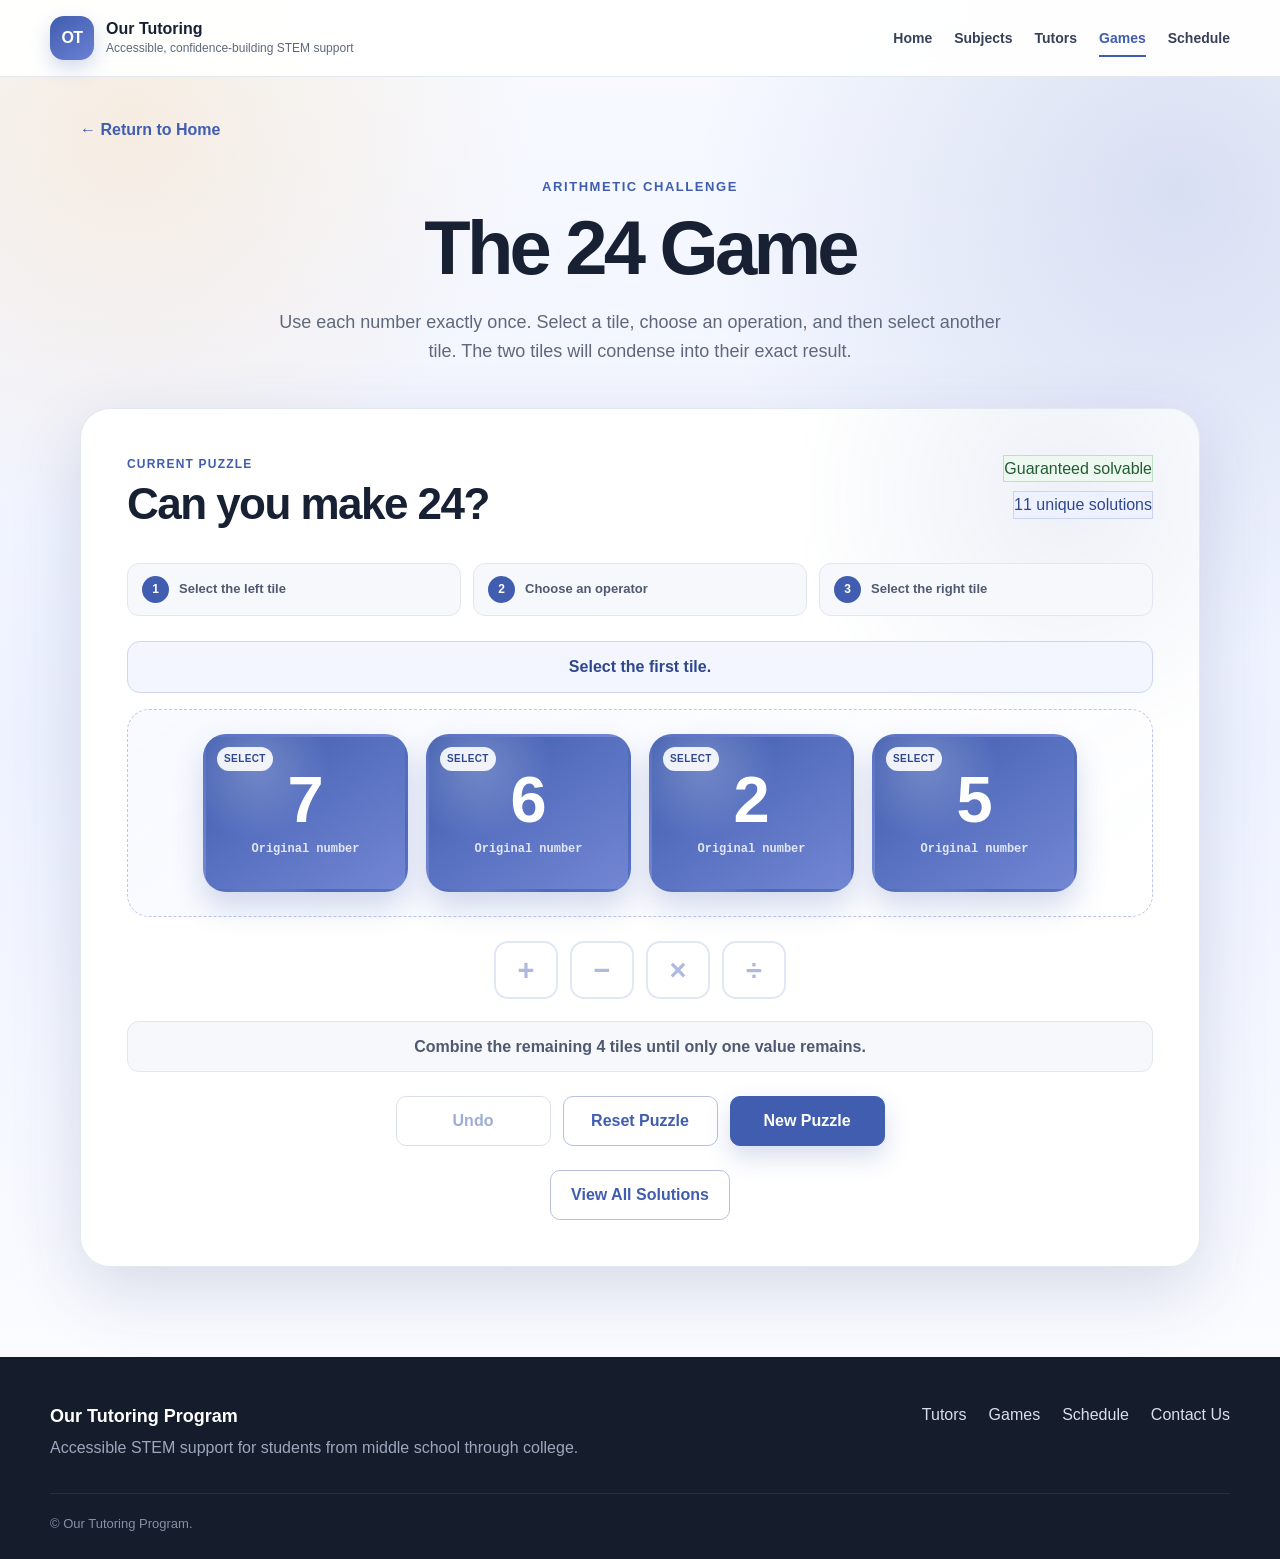
<file: games/make_24/index.html>
<!DOCTYPE html>
<html lang="en">

<head>
    <meta charset="UTF-8">

    <meta
        name="viewport"
        content="width=device-width, initial-scale=1.0"
    >

    <meta
        name="description"
        content="Play an interactive version of the 24 Game using exact arithmetic, step-by-step tile combinations, and a complete solution list."
    >

    <title>Make 24 | Our Tutoring Program</title>

    <link
        rel="stylesheet"
        href="../../styles.css"
    >

    <link
        rel="stylesheet"
        href="make_24.css"
    >

    <script
        src="make_24.js?v=6"
        defer
    ></script>
</head>

<body class="games-page">

    <header class="site-header">
        <div class="nav-container">

            <a
                class="brand"
                href="../../index.html"
                aria-label="Our Tutoring Program home"
            >
                <span
                    class="brand-mark"
                    aria-hidden="true"
                >
                    OT
                </span>

                <span class="brand-text">
                    <strong>Our Tutoring</strong>
                    <span>Accessible, confidence-building STEM support</span>
                </span>
            </a>

            <button
                id="menuButton"
                class="menu-button"
                type="button"
                aria-label="Open navigation menu"
                aria-expanded="false"
                aria-controls="mainNavigation"
            >
                <span></span>
                <span></span>
                <span></span>
            </button>

            <nav
                id="mainNavigation"
                class="main-navigation"
                aria-label="Main navigation"
            >
                <a href="../../index.html#home">Home</a>
                <a href="../../index.html#subjects">Subjects</a>
                <a href="../../index.html#tutors">Tutors</a>

                <a
                    href="../games.html"
                    aria-current="page"
                >
                    Games
                </a>

                <a href="../../scheduling/schedule.html">Schedule</a>
            </nav>

        </div>
    </header>

    <main class="game-page-main">

        <a
            class="game-back-link"
            href="../../index.html"
        >
            ← Return to Home
        </a>

        <section
            class="game-introduction"
            aria-labelledby="gameTitle"
        >
            <p class="eyebrow">
                Arithmetic challenge
            </p>

            <h1 id="gameTitle">
                The 24 Game
            </h1>

            <p>
                Use each number exactly once. Select a tile, choose an
                operation, and then select another tile. The two tiles will
                condense into their exact result.
            </p>
        </section>

        <section
            class="challenge-card"
            aria-labelledby="challengeHeading"
        >
            <div class="challenge-card-header">
                <div>
                    <p class="challenge-label">
                        Current puzzle
                    </p>

                    <h2 id="challengeHeading">
                        Can you make 24?
                    </h2>
                </div>

                <div class="puzzle-metadata">
                    <span class="puzzle-status">
                        Guaranteed solvable
                    </span>

                    <span
                        id="solutionCountBadge"
                        class="solution-count-badge"
                    >
                        Finding solutions…
                    </span>
                </div>
            </div>

            <div class="play-instructions">
                <div>
                    <span>1</span>
                    Select the left tile
                </div>

                <div>
                    <span>2</span>
                    Choose an operator
                </div>

                <div>
                    <span>3</span>
                    Select the right tile
                </div>
            </div>

            <div
                id="selectionPreview"
                class="selection-preview"
                aria-live="polite"
            >
                Select the first tile.
            </div>

            <div
                id="tileWorkspace"
                class="tile-workspace"
                aria-label="Interactive number tiles"
            ></div>

            <div
                id="operatorTray"
                class="operator-tray"
                aria-label="Arithmetic operators"
            >
                <button
                    class="operator-button"
                    type="button"
                    data-operator="+"
                    aria-label="Add"
                    disabled
                >
                    +
                </button>

                <button
                    class="operator-button"
                    type="button"
                    data-operator="-"
                    aria-label="Subtract"
                    disabled
                >
                    −
                </button>

                <button
                    class="operator-button"
                    type="button"
                    data-operator="*"
                    aria-label="Multiply"
                    disabled
                >
                    ×
                </button>

                <button
                    class="operator-button"
                    type="button"
                    data-operator="/"
                    aria-label="Divide"
                    disabled
                >
                    ÷
                </button>
            </div>

            <div
                id="gameFeedback"
                class="game-feedback"
                role="status"
                aria-live="polite"
            >
                Combine the four tiles until only one value remains.
            </div>

            <div class="game-controls">
                <button
                    id="undoButton"
                    class="game-control-button"
                    type="button"
                    disabled
                >
                    Undo
                </button>

                <button
                    id="resetButton"
                    class="game-control-button"
                    type="button"
                >
                    Reset Puzzle
                </button>

                <button
                    id="newPuzzleButton"
                    class="game-primary-button"
                    type="button"
                >
                    New Puzzle
                </button>
            </div>

            <div class="solution-actions">
                <button
                    id="solutionsButton"
                    class="game-secondary-button"
                    type="button"
                    aria-expanded="false"
                    aria-controls="solutionsPanel"
                >
                    View All Solutions
                </button>
            </div>

            <section
                id="solutionsPanel"
                class="solutions-panel"
                hidden
                aria-labelledby="solutionsHeading"
            >
                <div class="solutions-header">
                    <div>
                        <p class="solution-label">
                            Complete answer key
                        </p>

                        <h3 id="solutionsHeading">
                            All unique solutions
                        </h3>
                    </div>

                    <span id="solutionsPanelCount"></span>
                </div>

                <p class="solutions-explanation">
                    Equivalent mirror arrangements for commutative operations
                    are removed, matching the uniqueness rules used by the
                    original Python solver.
                </p>

                <ol
                    id="solutionsList"
                    class="solutions-list"
                ></ol>
            </section>

            <p
                id="gameAnnouncement"
                class="visually-hidden"
                aria-live="polite"
            ></p>
        </section>

    </main>

    <footer class="site-footer">
        <div class="footer-container">
            <div>
                <strong>
                    Our Tutoring Program
                </strong>

                <p>
                    Accessible STEM support for students from middle school
                    through college.
                </p>
            </div>

            <div class="footer-links">
                <a href="../../contact_us/contact_us.html">
                    Tutors
                </a>

                <a href="../games.html">
                    Games
                </a>

                <a href="../../scheduling/schedule.html">
                    Schedule
                </a>

                <a href="mailto:mingbei.liu@gmail.com">
                    Contact Us
                </a>
            </div>
        </div>

        <p class="copyright">
            © Our Tutoring Program.
        </p>
    </footer>

</body>

</html>
</file>
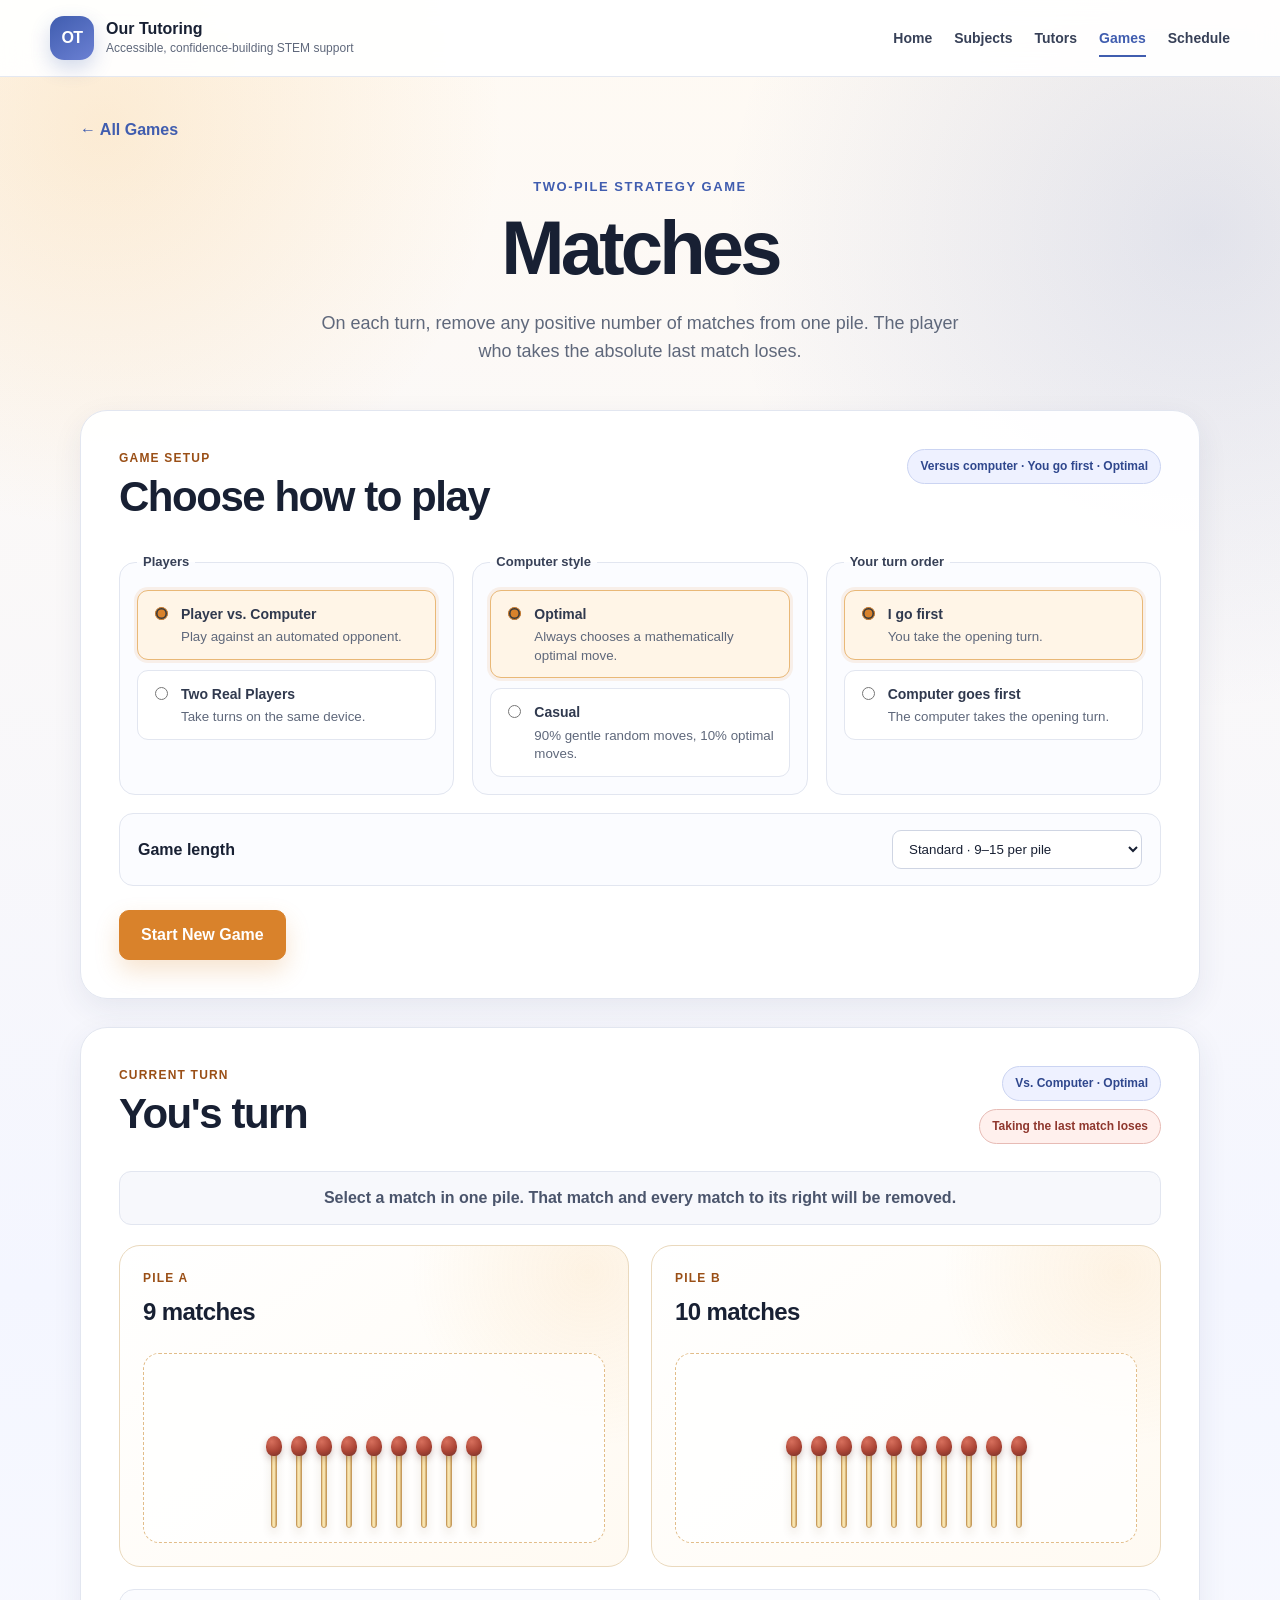
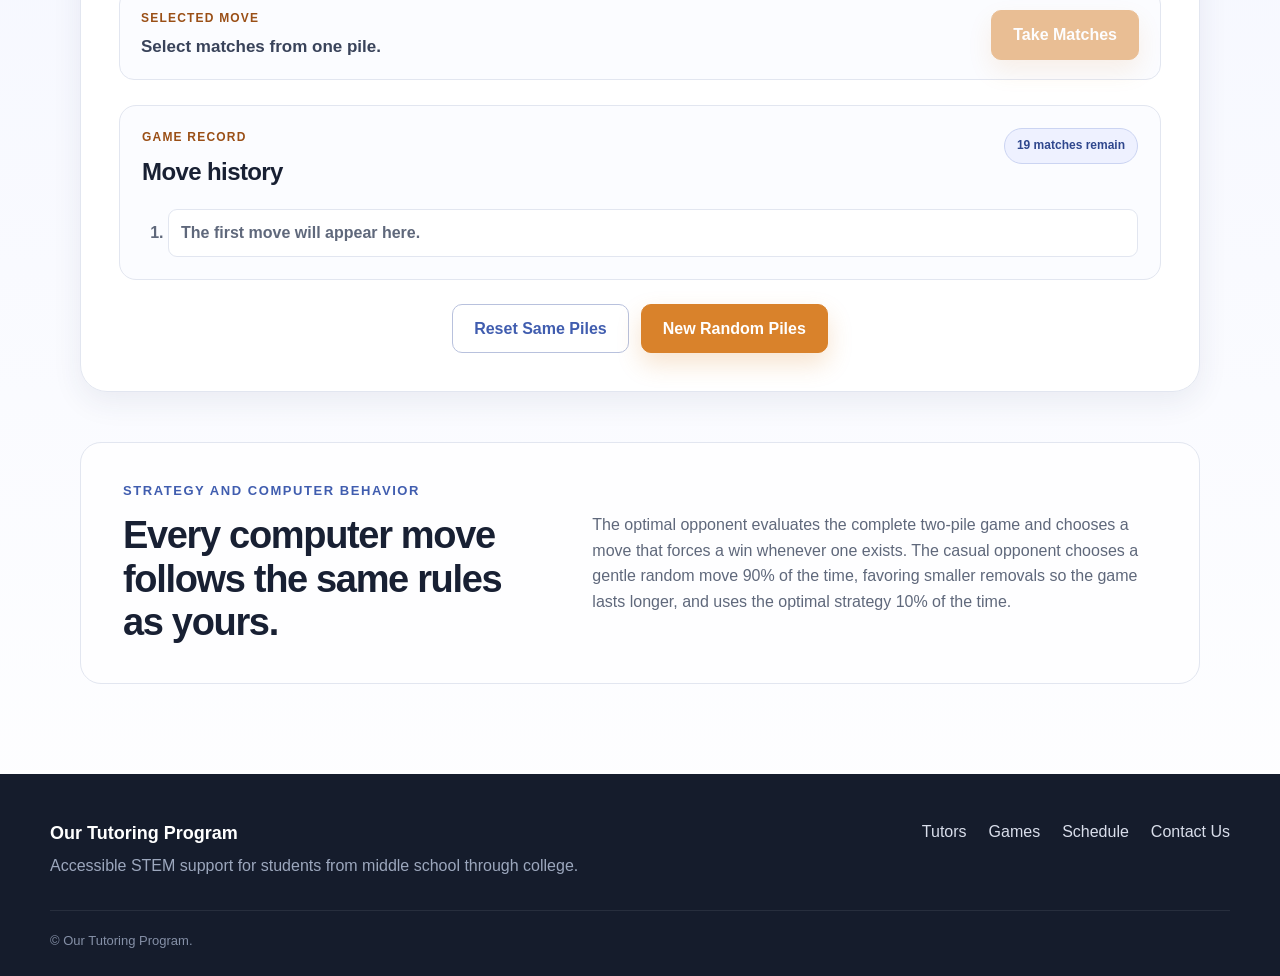
<file: games/matches/index.html>
<!DOCTYPE html>
<html lang="en">

<head>
    <meta charset="UTF-8">
    <meta
        name="viewport"
        content="width=device-width, initial-scale=1.0"
    >
    <meta
        name="description"
        content="Play Matches, a two-pile misère strategy game, against another player or a computer opponent."
    >

    <title>Matches | Our Tutoring Program</title>

    <link rel="stylesheet" href="../../styles.css">
    <link rel="stylesheet" href="matches.css">
    <script src="matches.js?v=1" defer></script>
</head>

<body class="matches-page">

    <header class="site-header">
        <div class="nav-container">
            <a
                class="brand"
                href="../../index.html"
                aria-label="Our Tutoring Program home"
            >
                <span class="brand-mark" aria-hidden="true">OT</span>
                <span class="brand-text">
                    <strong>Our Tutoring</strong>
                    <span>Accessible, confidence-building STEM support</span>
                </span>
            </a>

            <button
                id="menuButton"
                class="menu-button"
                type="button"
                aria-label="Open navigation menu"
                aria-expanded="false"
                aria-controls="mainNavigation"
            >
                <span></span><span></span><span></span>
            </button>

            <nav
                id="mainNavigation"
                class="main-navigation"
                aria-label="Main navigation"
            >
                <a href="../../index.html#home">Home</a>
                <a href="../../index.html#subjects">Subjects</a>
                <a href="../../index.html#tutors">Tutors</a>
                <a href="../games.html" aria-current="page">Games</a>
                <a href="../../scheduling/schedule.html">Schedule</a>
            </nav>
        </div>
    </header>

    <main class="matches-main">
        <a class="matches-back-link" href="../games.html">← All Games</a>

        <section class="matches-introduction" aria-labelledby="matchesTitle">
            <p class="eyebrow">Two-pile strategy game</p>
            <h1 id="matchesTitle">Matches</h1>
            <p>
                On each turn, remove any positive number of matches from one
                pile. The player who takes the absolute last match loses.
            </p>
        </section>

        <section class="matches-setup-card" aria-labelledby="setupHeading">
            <div class="setup-heading-row">
                <div>
                    <p class="matches-label">Game setup</p>
                    <h2 id="setupHeading">Choose how to play</h2>
                </div>
                <span id="setupSummary" class="setup-summary">Versus computer · You go first</span>
            </div>

            <div class="setup-grid">
                <fieldset class="setup-fieldset">
                    <legend>Players</legend>
                    <label class="choice-card">
                        <input type="radio" name="mode" value="computer" checked>
                        <span>
                            <strong>Player vs. Computer</strong>
                            <small>Play against an automated opponent.</small>
                        </span>
                    </label>
                    <label class="choice-card">
                        <input type="radio" name="mode" value="human">
                        <span>
                            <strong>Two Real Players</strong>
                            <small>Take turns on the same device.</small>
                        </span>
                    </label>
                </fieldset>

                <fieldset id="computerStyleFieldset" class="setup-fieldset">
                    <legend>Computer style</legend>
                    <label class="choice-card">
                        <input type="radio" name="computerStyle" value="optimal" checked>
                        <span>
                            <strong>Optimal</strong>
                            <small>Always chooses a mathematically optimal move.</small>
                        </span>
                    </label>
                    <label class="choice-card">
                        <input type="radio" name="computerStyle" value="casual">
                        <span>
                            <strong>Casual</strong>
                            <small>90% gentle random moves, 10% optimal moves.</small>
                        </span>
                    </label>
                </fieldset>

                <fieldset class="setup-fieldset">
                    <legend id="turnOrderLegend">Turn order</legend>
                    <label class="choice-card">
                        <input type="radio" name="turnOrder" value="first" checked>
                        <span>
                            <strong id="firstTurnLabel">I go first</strong>
                            <small id="firstTurnDescription">You take the opening turn.</small>
                        </span>
                    </label>
                    <label class="choice-card">
                        <input type="radio" name="turnOrder" value="second">
                        <span>
                            <strong id="secondTurnLabel">Computer goes first</strong>
                            <small id="secondTurnDescription">The computer takes the opening turn.</small>
                        </span>
                    </label>
                </fieldset>

                <label class="length-select-field">
                    <span>Game length</span>
                    <select id="gameLength">
                        <option value="short">Short · 5–9 per pile</option>
                        <option value="standard" selected>Standard · 9–15 per pile</option>
                        <option value="long">Long · 15–22 per pile</option>
                    </select>
                </label>
            </div>

            <button id="startGameButton" class="matches-primary-button" type="button">
                Start New Game
            </button>
        </section>

        <section id="matchesBoard" class="matches-board" aria-labelledby="boardHeading">
            <div class="board-status-row">
                <div>
                    <p class="matches-label">Current turn</p>
                    <h2 id="boardHeading">Your turn</h2>
                </div>
                <div class="board-badges">
                    <span id="modeBadge" class="board-badge">Vs. Computer</span>
                    <span class="danger-badge">Taking the last match loses</span>
                </div>
            </div>

            <div id="turnMessage" class="turn-message" role="status" aria-live="polite">
                Select a match in one pile. That match and every match to its right will be removed.
            </div>

            <div class="piles-grid">
                <article class="pile-card" aria-labelledby="pileAHeading">
                    <div class="pile-header">
                        <div>
                            <p class="matches-label">Pile A</p>
                            <h3 id="pileAHeading"><span id="pileACount">0</span> matches</h3>
                        </div>
                        <button class="clear-pile-selection" type="button" data-pile="0" hidden>
                            Clear
                        </button>
                    </div>
                    <div id="pileA" class="match-pile" aria-label="Pile A matches"></div>
                </article>

                <article class="pile-card" aria-labelledby="pileBHeading">
                    <div class="pile-header">
                        <div>
                            <p class="matches-label">Pile B</p>
                            <h3 id="pileBHeading"><span id="pileBCount">0</span> matches</h3>
                        </div>
                        <button class="clear-pile-selection" type="button" data-pile="1" hidden>
                            Clear
                        </button>
                    </div>
                    <div id="pileB" class="match-pile" aria-label="Pile B matches"></div>
                </article>
            </div>

            <div class="take-panel">
                <div>
                    <p class="matches-label">Selected move</p>
                    <p id="selectionText" class="selection-text">Select matches from one pile.</p>
                </div>
                <button id="takeMatchesButton" class="matches-primary-button" type="button" disabled>
                    Take Matches
                </button>
            </div>

            <div id="computerThinking" class="computer-thinking" hidden>
                <span class="thinking-dot"></span>
                <span class="thinking-dot"></span>
                <span class="thinking-dot"></span>
                Computer is choosing a move…
            </div>

            <section class="match-history-section" aria-labelledby="historyHeading">
                <div class="history-heading-row">
                    <div>
                        <p class="matches-label">Game record</p>
                        <h3 id="historyHeading">Move history</h3>
                    </div>
                    <span id="totalMatchesBadge" class="board-badge">0 matches remain</span>
                </div>
                <ol id="matchHistory" class="match-history">
                    <li class="empty-history">The first move will appear here.</li>
                </ol>
            </section>

            <div class="board-controls">
                <button id="resetMatchesButton" class="matches-secondary-button" type="button">
                    Reset Same Piles
                </button>
                <button id="newMatchesButton" class="matches-primary-button" type="button">
                    New Random Piles
                </button>
            </div>
        </section>

        <section id="gameOverPanel" class="game-over-panel" hidden aria-live="assertive">
            <p class="matches-label">Game over</p>
            <h2 id="gameOverHeading">Winner</h2>
            <p id="gameOverText"></p>
            <div class="game-over-actions">
                <button id="playAgainButton" class="matches-primary-button" type="button">
                    Play Again
                </button>
                <a class="matches-secondary-link" href="../games.html">Choose Another Game</a>
            </div>
        </section>

        <section class="matches-strategy-note">
            <div>
                <p class="eyebrow">Strategy and computer behavior</p>
                <h2>Every computer move follows the same rules as yours.</h2>
            </div>
            <p>
                The optimal opponent evaluates the complete two-pile game and
                chooses a move that forces a win whenever one exists. The
                casual opponent chooses a gentle random move 90% of the time,
                favoring smaller removals so the game lasts longer, and uses
                the optimal strategy 10% of the time.
            </p>
        </section>
    </main>

    <footer class="site-footer">
        <div class="footer-container">
            <div>
                <strong>Our Tutoring Program</strong>
                <p>Accessible STEM support for students from middle school through college.</p>
            </div>
            <div class="footer-links">
                <a href="../../contact_us/contact_us.html">Tutors</a>
                <a href="../games.html">Games</a>
                <a href="../../scheduling/schedule.html">Schedule</a>
                <a href="mailto:mingbei.liu@gmail.com">Contact Us</a>
            </div>
        </div>
        <p class="copyright">© Our Tutoring Program.</p>
    </footer>

</body>
</html>
</file>
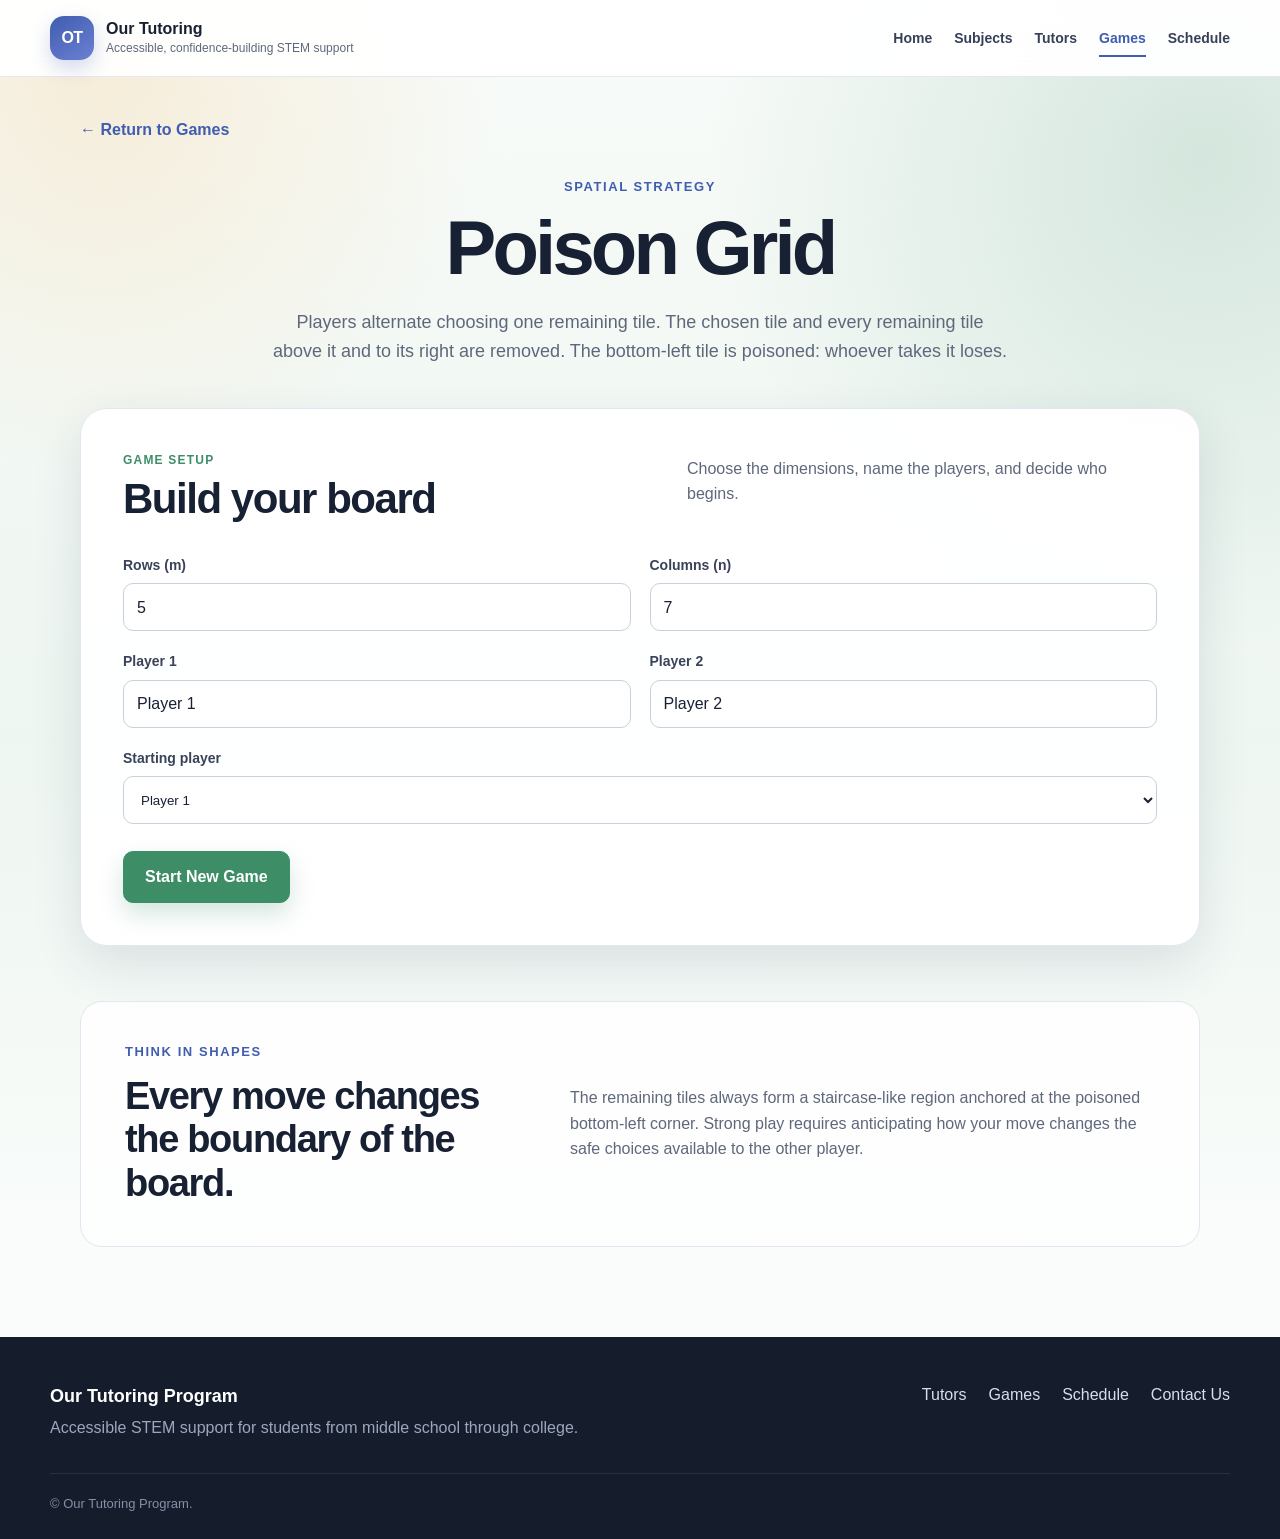
<file: games/poison_grid/index.html>
<!DOCTYPE html>
<html lang="en">

<head>
    <meta charset="UTF-8">

    <meta
        name="viewport"
        content="width=device-width, initial-scale=1.0"
    >

    <meta
        name="description"
        content="Play Poison Grid, a configurable two-player spatial strategy game."
    >

    <title>Poison Grid | Our Tutoring Program</title>

    <link
        rel="stylesheet"
        href="../../styles.css"
    >

    <link
        rel="stylesheet"
        href="poison_grid.css"
    >

    <script
        src="poison_grid.js?v=2"
        defer
    ></script>
</head>

<body class="poison-grid-page">

    <header class="site-header">
        <div class="nav-container">

            <a
                class="brand"
                href="../../index.html"
                aria-label="Our Tutoring Program home"
            >
                <span class="brand-mark" aria-hidden="true">OT</span>

                <span class="brand-text">
                    <strong>Our Tutoring</strong>
                    <span>Accessible, confidence-building STEM support</span>
                </span>
            </a>

            <button
                id="menuButton"
                class="menu-button"
                type="button"
                aria-label="Open navigation menu"
                aria-expanded="false"
                aria-controls="mainNavigation"
            >
                <span></span>
                <span></span>
                <span></span>
            </button>

            <nav
                id="mainNavigation"
                class="main-navigation"
                aria-label="Main navigation"
            >
                <a href="../../index.html#home">Home</a>
                <a href="../../index.html#subjects">Subjects</a>
                <a href="../../index.html#tutors">Tutors</a>
                <a href="../games.html" aria-current="page">Games</a>
                <a href="../../scheduling/schedule.html">Schedule</a>
            </nav>

        </div>
    </header>

    <main class="poison-grid-main">

        <a
            class="game-back-link"
            href="../games.html"
        >
            ← Return to Games
        </a>

        <section
            class="poison-grid-introduction"
            aria-labelledby="poisonGridTitle"
        >
            <p class="eyebrow">
                Spatial strategy
            </p>

            <h1 id="poisonGridTitle">
                Poison Grid
            </h1>

            <p>
                Players alternate choosing one remaining tile. The chosen tile
                and every remaining tile above it and to its right are removed.
                The bottom-left tile is poisoned: whoever takes it loses.
            </p>
        </section>

        <section
            id="setupPanel"
            class="setup-panel"
            aria-labelledby="setupHeading"
        >
            <div class="setup-heading">
                <div>
                    <p class="panel-label">
                        Game setup
                    </p>

                    <h2 id="setupHeading">
                        Build your board
                    </h2>
                </div>

                <p>
                    Choose the dimensions, name the players, and decide who
                    begins.
                </p>
            </div>

            <div class="setup-grid">
                <div class="setup-field">
                    <label for="rowInput">
                        Rows (m)
                    </label>

                    <input
                        id="rowInput"
                        type="number"
                        min="2"
                        max="10"
                        value="5"
                        inputmode="numeric"
                    >
                </div>

                <div class="setup-field">
                    <label for="columnInput">
                        Columns (n)
                    </label>

                    <input
                        id="columnInput"
                        type="number"
                        min="2"
                        max="12"
                        value="7"
                        inputmode="numeric"
                    >
                </div>

                <div class="setup-field">
                    <label for="playerOneInput">
                        Player 1
                    </label>

                    <input
                        id="playerOneInput"
                        type="text"
                        value="Player 1"
                        maxlength="30"
                    >
                </div>

                <div class="setup-field">
                    <label for="playerTwoInput">
                        Player 2
                    </label>

                    <input
                        id="playerTwoInput"
                        type="text"
                        value="Player 2"
                        maxlength="30"
                    >
                </div>

                <div class="setup-field setup-field-wide">
                    <label for="startingPlayerSelect">
                        Starting player
                    </label>

                    <select id="startingPlayerSelect">
                        <option value="0">Player 1</option>
                        <option value="1">Player 2</option>
                    </select>
                </div>
            </div>

            <button
                id="startGameButton"
                class="primary-game-button"
                type="button"
            >
                Start New Game
            </button>
        </section>

        <section
            id="gamePanel"
            class="game-panel"
            aria-labelledby="boardHeading"
            hidden
        >
            <div class="game-status-row">
                <div>
                    <p class="panel-label">
                        Current turn
                    </p>

                    <h2
                        id="turnHeading"
                        class="turn-heading"
                    >
                        Player 1
                    </h2>
                </div>

                <div class="board-statistics">
                    <span id="dimensionBadge">5 × 7 grid</span>
                    <span id="remainingBadge">35 tiles remaining</span>
                </div>
            </div>

            <div class="rule-summary">
                <div>
                    <span class="rule-number">1</span>
                    Select any remaining tile.
                </div>

                <div>
                    <span class="rule-number">2</span>
                    The highlighted region is removed.
                </div>

                <div>
                    <span class="rule-number danger-rule">!</span>
                    Taking the red poison tile loses.
                </div>
            </div>

            <div
                id="boardMessage"
                class="board-message"
                role="status"
                aria-live="polite"
            >
                Hover over a tile to preview the move, then click to remove it.
            </div>

            <div class="board-scroll">
                <div
                    id="gridBoard"
                    class="grid-board"
                    role="grid"
                    aria-label="Poison Grid game board"
                ></div>
            </div>

            <div class="poison-legend">
                <span class="legend-swatch normal-swatch"></span>
                Available tile

                <span class="legend-swatch preview-swatch"></span>
                Removed by the selected move

                <span class="legend-swatch poison-swatch"></span>
                Poison tile
            </div>

            <div class="game-controls">
                <button
                    id="undoMoveButton"
                    class="secondary-game-button"
                    type="button"
                    disabled
                >
                    Undo Move
                </button>

                <button
                    id="resetGameButton"
                    class="secondary-game-button"
                    type="button"
                >
                    Reset Board
                </button>

                <button
                    id="changeSetupButton"
                    class="secondary-game-button"
                    type="button"
                >
                    Change Setup
                </button>
            </div>

            <section
                class="history-panel"
                aria-labelledby="historyHeading"
            >
                <div class="history-heading">
                    <div>
                        <p class="panel-label">
                            Match record
                        </p>

                        <h3 id="historyHeading">
                            Move history
                        </h3>
                    </div>

                    <span id="moveCountBadge">
                        0 moves
                    </span>
                </div>

                <ol
                    id="moveHistory"
                    class="move-history"
                >
                    <li class="empty-history">
                        Moves will appear here.
                    </li>
                </ol>
            </section>
        </section>

        <section
            id="resultPanel"
            class="result-panel"
            hidden
            aria-labelledby="resultHeading"
        >
            <p class="panel-label">
                Game over
            </p>

            <h2 id="resultHeading">
                Player 2 wins!
            </h2>

            <p id="resultExplanation">
                Player 1 took the poisoned bottom-left tile and loses.
            </p>

            <div class="result-actions">
                <button
                    id="playAgainButton"
                    class="primary-game-button"
                    type="button"
                >
                    Play Again
                </button>

                <button
                    id="resultSetupButton"
                    class="secondary-game-button"
                    type="button"
                >
                    Change Setup
                </button>
            </div>
        </section>

        <section class="strategy-explanation">
            <div>
                <p class="eyebrow">
                    Think in shapes
                </p>

                <h2>
                    Every move changes the boundary of the board.
                </h2>
            </div>

            <p>
                The remaining tiles always form a staircase-like region anchored
                at the poisoned bottom-left corner. Strong play requires
                anticipating how your move changes the safe choices available
                to the other player.
            </p>
        </section>

        <p
            id="gameAnnouncement"
            class="visually-hidden"
            aria-live="polite"
        ></p>

    </main>

    <footer class="site-footer">
        <div class="footer-container">
            <div>
                <strong>Our Tutoring Program</strong>

                <p>
                    Accessible STEM support for students from middle school
                    through college.
                </p>
            </div>

            <div class="footer-links">
                <a href="../../contact_us/contact_us.html">Tutors</a>
                <a href="../games.html">Games</a>
                <a href="../../scheduling/schedule.html">Schedule</a>
                <a href="mailto:mingbei.liu@gmail.com">Contact Us</a>
            </div>
        </div>

        <p class="copyright">
            © Our Tutoring Program.
        </p>
    </footer>

</body>

</html>
</file>
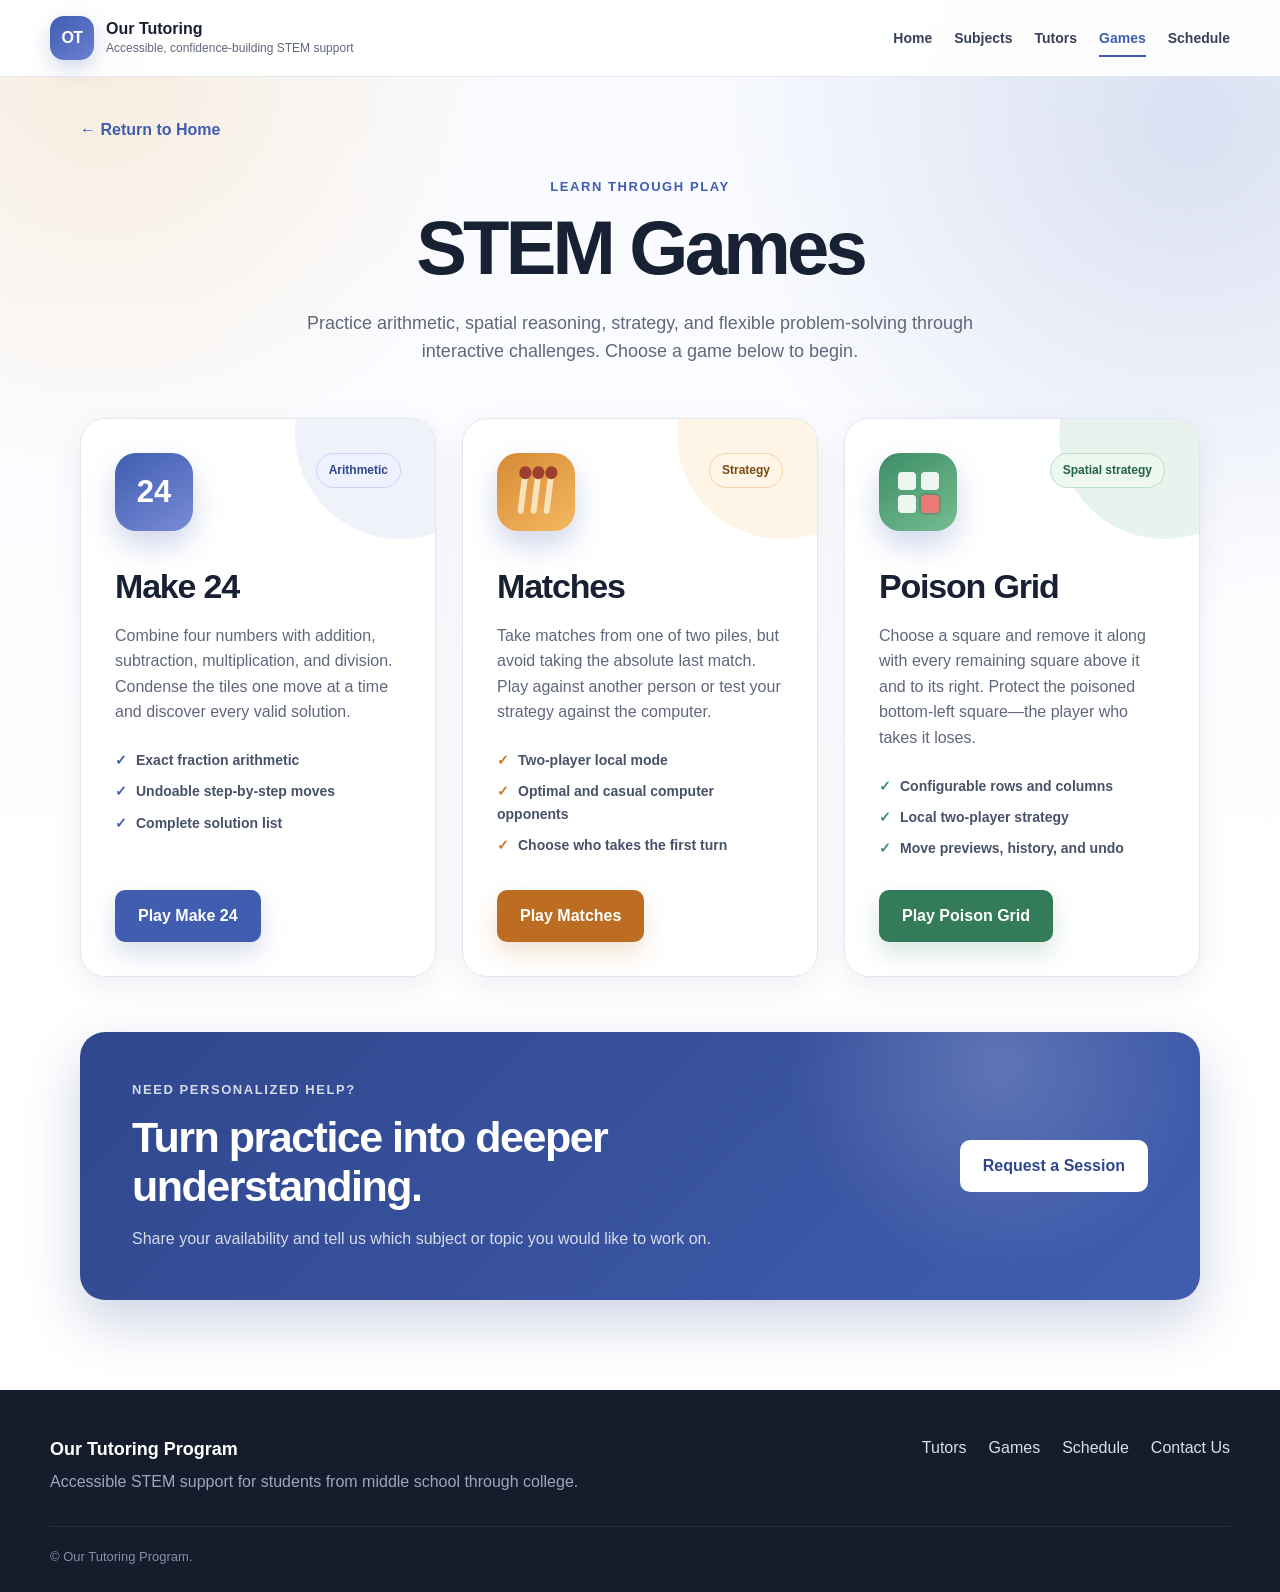
<file: games/games.html>
<!DOCTYPE html>
<html lang="en">

<head>
    <meta charset="UTF-8">
    <meta
        name="viewport"
        content="width=device-width, initial-scale=1.0"
    >
    <meta
        name="description"
        content="Choose an interactive STEM game from Our Tutoring Program."
    >

    <title>STEM Games | Our Tutoring Program</title>

    <link rel="stylesheet" href="../styles.css">
    <link rel="stylesheet" href="games.css">
    <script src="games.js" defer></script>
</head>

<body class="games-library-page">

    <header class="site-header">
        <div class="nav-container">
            <a
                class="brand"
                href="../index.html"
                aria-label="Our Tutoring Program home"
            >
                <span class="brand-mark" aria-hidden="true">OT</span>
                <span class="brand-text">
                    <strong>Our Tutoring</strong>
                    <span>Accessible, confidence-building STEM support</span>
                </span>
            </a>

            <button
                id="menuButton"
                class="menu-button"
                type="button"
                aria-label="Open navigation menu"
                aria-expanded="false"
                aria-controls="mainNavigation"
            >
                <span></span>
                <span></span>
                <span></span>
            </button>

            <nav
                id="mainNavigation"
                class="main-navigation"
                aria-label="Main navigation"
            >
                <a href="../index.html#home">Home</a>
                <a href="../index.html#subjects">Subjects</a>
                <a href="../index.html#tutors">Tutors</a>
                <a href="games.html" aria-current="page">Games</a>
                <a href="../scheduling/schedule.html">Schedule</a>
            </nav>
        </div>
    </header>

    <main class="games-library-main">
        <a class="games-back-link" href="../index.html">← Return to Home</a>

        <section class="games-library-hero" aria-labelledby="gamesTitle">
            <p class="eyebrow">Learn through play</p>
            <h1 id="gamesTitle">STEM Games</h1>
            <p>
                Practice arithmetic, spatial reasoning, strategy, and
                flexible problem-solving through interactive challenges.
                Choose a game below to begin.
            </p>
        </section>

        <section class="game-card-grid" aria-label="Available games">
            <article class="library-game-card library-game-card--make24">
                <div class="library-game-card-top">
                    <div class="library-game-icon" aria-hidden="true">24</div>
                    <span class="library-game-tag">Arithmetic</span>
                </div>

                <h2>Make 24</h2>
                <p>
                    Combine four numbers with addition, subtraction,
                    multiplication, and division. Condense the tiles one move
                    at a time and discover every valid solution.
                </p>

                <ul class="game-feature-list">
                    <li>Exact fraction arithmetic</li>
                    <li>Undoable step-by-step moves</li>
                    <li>Complete solution list</li>
                </ul>

                <a class="library-game-button" href="make_24/index.html">
                    Play Make 24
                </a>
            </article>

            <article class="library-game-card library-game-card--matches">
                <div class="library-game-card-top">
                    <div class="library-game-icon matches-icon" aria-hidden="true">
                        <span></span><span></span><span></span>
                    </div>
                    <span class="library-game-tag">Strategy</span>
                </div>

                <h2>Matches</h2>
                <p>
                    Take matches from one of two piles, but avoid taking the
                    absolute last match. Play against another person or test
                    your strategy against the computer.
                </p>

                <ul class="game-feature-list">
                    <li>Two-player local mode</li>
                    <li>Optimal and casual computer opponents</li>
                    <li>Choose who takes the first turn</li>
                </ul>

                <a class="library-game-button" href="matches/index.html">
                    Play Matches
                </a>
            </article>

            <article class="library-game-card library-game-card--poison-grid">
                <div class="library-game-card-top">
                    <div
                        class="library-game-icon poison-grid-icon"
                        aria-hidden="true"
                    >
                        <span></span>
                        <span></span>
                        <span></span>
                        <span class="poison-mini-tile"></span>
                    </div>

                    <span class="library-game-tag">Spatial strategy</span>
                </div>

                <h2>Poison Grid</h2>

                <p>
                    Choose a square and remove it along with every remaining
                    square above it and to its right. Protect the poisoned
                    bottom-left square—the player who takes it loses.
                </p>

                <ul class="game-feature-list">
                    <li>Configurable rows and columns</li>
                    <li>Local two-player strategy</li>
                    <li>Move previews, history, and undo</li>
                </ul>

                <a
                    class="library-game-button"
                    href="poison_grid/index.html"
                >
                    Play Poison Grid
                </a>
            </article>
        </section>

        <section class="games-library-cta">
            <div>
                <p class="eyebrow">Need personalized help?</p>
                <h2>Turn practice into deeper understanding.</h2>
                <p>
                    Share your availability and tell us which subject or topic
                    you would like to work on.
                </p>
            </div>

            <a class="light-button" href="../scheduling/schedule.html">
                Request a Session
            </a>
        </section>
    </main>

    <footer class="site-footer">
        <div class="footer-container">
            <div>
                <strong>Our Tutoring Program</strong>
                <p>Accessible STEM support for students from middle school through college.</p>
            </div>

            <div class="footer-links">
                <a href="../contact_us/contact_us.html">Tutors</a>
                <a href="games.html">Games</a>
                <a href="../scheduling/schedule.html">Schedule</a>
                <a href="mailto:mingbei.liu@gmail.com">Contact Us</a>
            </div>
        </div>

        <p class="copyright">© Our Tutoring Program.</p>
    </footer>

</body>
</html>
</file>
<file: styles.css>
:root {
    --primary: #405daf;
    --primary-dark: #2f478d;
    --primary-light: #eef1ff;
    --accent: #f4b860;
    --ink: #182033;
    --muted: #5f687b;
    --surface: #ffffff;
    --surface-soft: #f7f8fc;
    --border: #e2e6f0;
    --shadow: 0 18px 50px rgba(32, 49, 94, 0.12);
    --shadow-soft: 0 10px 30px rgba(32, 49, 94, 0.08);
}

* {
    box-sizing: border-box;
}

html {
    scroll-behavior: smooth;
}

body {
    margin: 0;
    color: var(--ink);
    background: #ffffff;
    font-family: Arial, Helvetica, sans-serif;
    line-height: 1.6;
}

body.modal-open {
    overflow: hidden;
}

button,
a,
input {
    font: inherit;
}

a {
    color: inherit;
}

button {
    cursor: pointer;
}

img {
    display: block;
    max-width: 100%;
}

[hidden] {
    display: none !important;
}

.site-header {
    position: sticky;
    z-index: 100;
    top: 0;
    border-bottom: 1px solid rgba(226, 230, 240, 0.9);
    background: rgba(255, 255, 255, 0.94);
    backdrop-filter: blur(14px);
}

.nav-container {
    display: flex;
    width: min(1180px, calc(100% - 40px));
    min-height: 76px;
    align-items: center;
    justify-content: space-between;
    gap: 24px;
    margin: 0 auto;
}

.brand {
    display: inline-flex;
    align-items: center;
    gap: 12px;
    text-decoration: none;
}

.brand-mark {
    display: grid;
    width: 44px;
    height: 44px;
    place-items: center;
    color: #ffffff;
    background: linear-gradient(145deg, var(--primary), #6b80d3);
    border-radius: 14px;
    box-shadow: 0 8px 20px rgba(64, 93, 175, 0.24);
    font-weight: 800;
    letter-spacing: -0.04em;
}

.brand-text {
    display: flex;
    flex-direction: column;
    line-height: 1.15;
}

.brand-text strong {
    font-size: 16px;
}

.brand-text span {
    margin-top: 4px;
    color: var(--muted);
    font-size: 12px;
}

.main-navigation {
    display: flex;
    align-items: center;
    gap: 22px;
}

.main-navigation > a {
    position: relative;
    color: #374057;
    font-size: 14px;
    font-weight: 700;
    text-decoration: none;
}

.main-navigation > a::after {
    position: absolute;
    right: 0;
    bottom: -8px;
    left: 0;
    height: 2px;
    background: var(--primary);
    content: "";
    transform: scaleX(0);
    transition: transform 0.2s ease;
}

.main-navigation > a:hover::after,
.main-navigation > a:focus-visible::after {
    transform: scaleX(1);
}

.account-controls {
    display: flex;
    align-items: center;
    gap: 10px;
    margin-left: 2px;
}

.nav-login-button,
.nav-signup-button,
.logout-button {
    padding: 10px 17px;
    border-radius: 9px;
    font-size: 14px;
    font-weight: 800;
}

.nav-login-button,
.logout-button {
    color: var(--primary);
    background: #ffffff;
    border: 1px solid var(--border);
}

.nav-signup-button {
    color: #ffffff;
    background: var(--primary);
    border: 1px solid var(--primary);
}

.nav-login-button:hover,
.logout-button:hover {
    background: var(--primary-light);
}

.nav-signup-button:hover {
    background: var(--primary-dark);
}

.welcome-user {
    max-width: 170px;
    overflow: hidden;
    color: #35405b;
    font-size: 14px;
    font-weight: 700;
    text-overflow: ellipsis;
    white-space: nowrap;
}

.menu-button {
    display: none;
    width: 44px;
    height: 44px;
    align-items: center;
    justify-content: center;
    flex-direction: column;
    gap: 5px;
    padding: 0;
    background: transparent;
    border: 1px solid var(--border);
    border-radius: 10px;
}

.menu-button span {
    width: 20px;
    height: 2px;
    background: var(--ink);
}

.hero-section {
    position: relative;
    overflow: hidden;
    background:
        radial-gradient(circle at 20% 15%, rgba(244, 184, 96, 0.17), transparent 28%),
        linear-gradient(135deg, #f9faff 0%, #eef2ff 52%, #ffffff 100%);
}

.hero-decoration {
    position: absolute;
    border: 1px solid rgba(64, 93, 175, 0.12);
    border-radius: 50%;
}

.hero-decoration-one {
    top: -170px;
    right: -110px;
    width: 470px;
    height: 470px;
}

.hero-decoration-two {
    bottom: -220px;
    left: -150px;
    width: 430px;
    height: 430px;
}

.hero-container {
    position: relative;
    display: grid;
    width: min(1180px, calc(100% - 40px));
    min-height: 650px;
    grid-template-columns: minmax(0, 1.05fr) minmax(380px, 0.95fr);
    align-items: center;
    gap: 75px;
    margin: 0 auto;
    padding: 86px 0 96px;
}

.eyebrow {
    margin: 0 0 12px;
    color: var(--primary);
    font-size: 13px;
    font-weight: 800;
    letter-spacing: 0.12em;
    text-transform: uppercase;
}

.hero-copy h1 {
    max-width: 720px;
    margin: 0;
    font-size: clamp(42px, 5.1vw, 69px);
    line-height: 1.04;
    letter-spacing: -0.045em;
}

.hero-copy h1 span {
    color: var(--primary);
}

.hero-description {
    max-width: 660px;
    margin: 26px 0 0;
    color: var(--muted);
    font-size: 19px;
    line-height: 1.7;
}

.hero-actions {
    display: flex;
    flex-wrap: wrap;
    gap: 14px;
    margin-top: 33px;
}

.primary-button,
.secondary-button,
.light-button {
    display: inline-flex;
    min-height: 52px;
    align-items: center;
    justify-content: center;
    padding: 13px 23px;
    border-radius: 10px;
    font-weight: 800;
    text-align: center;
    text-decoration: none;
    transition: transform 0.2s ease, box-shadow 0.2s ease, background 0.2s ease;
}

.primary-button {
    color: #ffffff;
    background: var(--primary);
    box-shadow: 0 12px 25px rgba(64, 93, 175, 0.23);
}

.primary-button:hover,
.light-button:hover {
    transform: translateY(-2px);
    box-shadow: 0 14px 30px rgba(64, 93, 175, 0.25);
}

.secondary-button {
    color: var(--primary);
    background: #ffffff;
    border: 1px solid var(--border);
}

.secondary-button:hover {
    background: var(--primary-light);
    transform: translateY(-2px);
}

.hero-benefits {
    display: flex;
    flex-wrap: wrap;
    gap: 10px 22px;
    margin-top: 27px;
    color: #596276;
    font-size: 14px;
    font-weight: 700;
}

.hero-visual {
    position: relative;
    min-height: 430px;
}

.visual-card {
    background: rgba(255, 255, 255, 0.95);
    border: 1px solid rgba(226, 230, 240, 0.95);
    box-shadow: var(--shadow);
}

.main-visual-card {
    position: absolute;
    top: 50%;
    right: 20px;
    width: min(100%, 430px);
    padding: 34px;
    border-radius: 24px;
    transform: translateY(-50%) rotate(1.5deg);
}

.visual-label {
    margin: 0 0 24px;
    color: var(--muted);
    font-size: 13px;
    font-weight: 800;
    letter-spacing: 0.08em;
    text-transform: uppercase;
}

.session-row {
    display: flex;
    align-items: center;
    gap: 16px;
}

.session-icon {
    display: grid;
    width: 62px;
    height: 62px;
    flex: 0 0 auto;
    place-items: center;
    color: #ffffff;
    background: linear-gradient(145deg, var(--primary), #7386d1);
    border-radius: 18px;
    font-size: 29px;
    font-weight: 800;
}

.session-row div:last-child {
    display: flex;
    flex-direction: column;
}

.session-row strong {
    font-size: 17px;
}

.session-row span {
    color: var(--muted);
    font-size: 14px;
}

.progress-label {
    display: flex;
    justify-content: space-between;
    margin-top: 40px;
    color: var(--muted);
    font-size: 13px;
}

.progress-label strong {
    color: var(--primary);
}

.progress-track {
    height: 10px;
    margin-top: 10px;
    overflow: hidden;
    background: #e8ebf5;
    border-radius: 999px;
}

.progress-fill {
    width: 78%;
    height: 100%;
    background: linear-gradient(90deg, var(--primary), #8a9be0);
    border-radius: inherit;
}

.floating-card {
    position: absolute;
    z-index: 2;
    display: flex;
    align-items: center;
    gap: 12px;
    padding: 15px 18px;
    border-radius: 16px;
}

.floating-card-top {
    top: 26px;
    right: 0;
}

.floating-card-bottom {
    bottom: 34px;
    left: 0;
}

.floating-icon {
    display: grid;
    width: 38px;
    height: 38px;
    place-items: center;
    color: var(--primary);
    background: var(--primary-light);
    border-radius: 12px;
    font-weight: 800;
}

.floating-card div {
    display: flex;
    flex-direction: column;
}

.floating-card strong {
    font-size: 14px;
}

.floating-card span:last-child {
    color: var(--muted);
    font-size: 12px;
}

.section {
    width: min(1180px, calc(100% - 40px));
    margin: 0 auto;
    padding: 92px 0;
}

.section-heading {
    max-width: 720px;
    margin: 0 auto 42px;
    text-align: center;
}

.section-heading h2,
.benefits-copy h2,
.final-cta-card h2 {
    margin: 0;
    font-size: clamp(32px, 4vw, 47px);
    line-height: 1.15;
    letter-spacing: -0.035em;
}

.section-heading > p:last-child,
.benefits-copy > p,
.final-cta-card > div > p:last-child {
    margin: 17px auto 0;
    color: var(--muted);
    font-size: 17px;
}

.subject-grid {
    display: grid;
    grid-template-columns: repeat(5, minmax(0, 1fr));
    gap: 12px;
}

.subject-card {
    padding: 28px;
    background: var(--surface);
    border: 1px solid var(--border);
    border-radius: 18px;
    box-shadow: var(--shadow-soft);
    transition: transform 0.2s ease, box-shadow 0.2s ease;
}

.subject-card:hover {
    transform: translateY(-5px);
    box-shadow: var(--shadow);
}

.subject-icon {
    display: grid;
    width: 54px;
    height: 54px;
    place-items: center;
    color: var(--primary);
    background: var(--primary-light);
    border-radius: 15px;
    font-size: 21px;
    font-weight: 800;
}

.subject-card h3 {
    margin: 20px 0 8px;
    font-size: 20px;
}

.subject-card p {
    margin: 0;
    color: var(--muted);
    font-size: 15px;
}

.benefits-section {
    padding-top: 25px;
}

.benefits-panel {
    display: grid;
    grid-template-columns: 0.9fr 1.1fr;
    gap: 70px;
    padding: 58px;
    background: linear-gradient(135deg, #f6f8ff, #ffffff);
    border: 1px solid var(--border);
    border-radius: 28px;
    box-shadow: var(--shadow-soft);
}

.benefits-copy {
    align-self: center;
}

.text-link {
    display: inline-block;
    margin-top: 25px;
    color: var(--primary);
    font-weight: 800;
    text-decoration: none;
}

.text-link:hover {
    text-decoration: underline;
}

.benefit-list {
    display: grid;
    gap: 16px;
}

.benefit-list article {
    display: flex;
    gap: 18px;
    padding: 22px;
    background: #ffffff;
    border: 1px solid var(--border);
    border-radius: 16px;
}

.benefit-list article > span {
    color: var(--primary);
    font-size: 13px;
    font-weight: 900;
}

.benefit-list h3 {
    margin: 0 0 5px;
    font-size: 18px;
}

.benefit-list p {
    margin: 0;
    color: var(--muted);
    font-size: 14px;
}

.tutors-section {
    padding-top: 76px;
}

.tutor-grid {
    display: grid;
    grid-template-columns: repeat(3, minmax(0, 1fr));
    gap: 24px;
}

.tutor-card {
    overflow: hidden;
    background: #ffffff;
    border: 1px solid var(--border);
    border-radius: 20px;
    box-shadow: var(--shadow-soft);
    transition: transform 0.2s ease, box-shadow 0.2s ease;
}

.tutor-card:hover {
    transform: translateY(-6px);
    box-shadow: var(--shadow);
}

.tutor-card img {
    width: 100%;
    height: 270px;
    object-fit: cover;
    object-position: center top;
    background: var(--surface-soft);
}

.tutor-card-content {
    padding: 25px;
}

.tutor-subject {
    color: var(--primary);
    font-size: 12px;
    font-weight: 800;
    letter-spacing: 0.06em;
    text-transform: uppercase;
}

.tutor-card h3 {
    margin: 8px 0 7px;
    font-size: 25px;
}

.tutor-card p {
    min-height: 72px;
    margin: 0;
    color: var(--muted);
    font-size: 15px;
}

.tutor-card a {
    display: inline-block;
    margin-top: 18px;
    color: var(--primary);
    font-weight: 800;
    text-decoration: none;
}

.tutor-card a:hover {
    text-decoration: underline;
}

.centered-action {
    display: flex;
    justify-content: center;
    margin-top: 36px;
}

.final-cta-section {
    width: min(1180px, calc(100% - 40px));
    margin: 0 auto;
    padding: 0 0 90px;
}

.final-cta-card {
    display: flex;
    align-items: center;
    justify-content: space-between;
    gap: 40px;
    padding: 52px 58px;
    color: #ffffff;
    background:
        radial-gradient(circle at 80% 15%, rgba(255, 255, 255, 0.18), transparent 24%),
        linear-gradient(135deg, var(--primary-dark), var(--primary));
    border-radius: 25px;
    box-shadow: 0 22px 55px rgba(47, 71, 141, 0.25);
}

.final-cta-card .eyebrow,
.final-cta-card > div > p:last-child {
    color: rgba(255, 255, 255, 0.78);
}

.final-cta-card > div {
    max-width: 720px;
}

.light-button {
    flex: 0 0 auto;
    color: var(--primary-dark);
    background: #ffffff;
}

.site-footer {
    padding: 45px 0 24px;
    color: #d9deeb;
    background: #151c2c;
}

.footer-container {
    display: flex;
    width: min(1180px, calc(100% - 40px));
    align-items: flex-start;
    justify-content: space-between;
    gap: 30px;
    margin: 0 auto;
}

.footer-container strong {
    color: #ffffff;
    font-size: 18px;
}

.footer-container p {
    margin: 5px 0 0;
    color: #9ca7bd;
}

.footer-links {
    display: flex;
    flex-wrap: wrap;
    gap: 22px;
}

.footer-links a {
    color: #d9deeb;
    text-decoration: none;
}

.footer-links a:hover {
    color: #ffffff;
}

.copyright {
    width: min(1180px, calc(100% - 40px));
    margin: 32px auto 0;
    padding-top: 20px;
    color: #8590a7;
    border-top: 1px solid rgba(255, 255, 255, 0.08);
    font-size: 13px;
}

.auth-dialog {
    width: min(920px, calc(100% - 30px));
    max-height: calc(100vh - 30px);
    padding: 0;
    overflow: auto;
    background: #ffffff;
    border: 0;
    border-radius: 24px;
    box-shadow: 0 30px 90px rgba(9, 19, 48, 0.35);
}

.auth-dialog::backdrop {
    background: rgba(12, 18, 33, 0.62);
    backdrop-filter: blur(4px);
}

.auth-layout {
    display: grid;
    grid-template-columns: 0.9fr 1.1fr;
    min-height: 600px;
}

.auth-decoration {
    position: relative;
    padding: 58px 42px;
    color: #ffffff;
    background:
        radial-gradient(circle at 85% 10%, rgba(255, 255, 255, 0.16), transparent 28%),
        linear-gradient(145deg, var(--primary-dark), var(--primary));
}

.auth-decoration .eyebrow {
    color: rgba(255, 255, 255, 0.7);
}

.auth-decoration h2 {
    margin: 0;
    font-size: 36px;
    line-height: 1.15;
    letter-spacing: -0.035em;
}

.auth-decoration > p:not(.eyebrow) {
    margin: 18px 0 34px;
    color: rgba(255, 255, 255, 0.76);
}

.auth-feature {
    display: flex;
    align-items: center;
    gap: 11px;
    margin-top: 17px;
}

.auth-feature span {
    display: grid;
    width: 30px;
    height: 30px;
    place-items: center;
    color: var(--primary-dark);
    background: #ffffff;
    border-radius: 50%;
    font-size: 13px;
    font-weight: 900;
}

.auth-feature p {
    margin: 0;
    font-size: 14px;
    font-weight: 700;
}

.auth-form-panel {
    position: relative;
    padding: 46px 48px 34px;
}

.close-auth-button {
    display: grid;
    width: 38px;
    height: 38px;
    place-items: center;
    padding: 0;
    border-radius: 50%;
    font-size: 26px;
    line-height: 1;
}

.desktop-close-button {
    position: absolute;
    top: 18px;
    right: 18px;
    color: var(--muted);
    background: var(--surface-soft);
    border: 1px solid var(--border);
}

.mobile-close-button {
    display: none;
}

.auth-tabs {
    display: grid;
    grid-template-columns: 1fr 1fr;
    gap: 5px;
    margin: 0 45px 34px 0;
    padding: 5px;
    background: var(--surface-soft);
    border-radius: 11px;
}

.auth-tab {
    padding: 10px;
    color: var(--muted);
    background: transparent;
    border: 0;
    border-radius: 8px;
    font-weight: 800;
}

.auth-tab.active {
    color: var(--primary);
    background: #ffffff;
    box-shadow: 0 4px 12px rgba(33, 47, 85, 0.08);
}

.auth-panel h2 {
    margin: 0;
    font-size: 30px;
    letter-spacing: -0.03em;
}

.auth-panel > p {
    margin: 7px 0 24px;
    color: var(--muted);
}

.auth-panel form {
    display: grid;
}

.auth-panel label {
    margin: 14px 0 6px;
    color: #353e53;
    font-size: 13px;
    font-weight: 800;
}

.auth-panel input {
    width: 100%;
    min-height: 46px;
    padding: 10px 12px;
    color: var(--ink);
    background: #ffffff;
    border: 1px solid #cfd5e3;
    border-radius: 9px;
    outline: none;
}

.auth-panel input:focus {
    border-color: var(--primary);
    box-shadow: 0 0 0 3px rgba(64, 93, 175, 0.13);
}

.auth-submit-button {
    min-height: 49px;
    margin-top: 24px;
    color: #ffffff;
    background: var(--primary);
    border: 0;
    border-radius: 9px;
    font-weight: 800;
}

.auth-submit-button:hover {
    background: var(--primary-dark);
}

.auth-message {
    margin-bottom: 18px;
    padding: 11px 13px;
    color: #245b36;
    background: #edf9f0;
    border: 1px solid #bfe0c8;
    border-radius: 8px;
    font-size: 14px;
}

.auth-message.error {
    color: #8a1c1c;
    background: #fff0f0;
    border-color: #e7aaaa;
}

.prototype-note {
    margin: 24px 0 0;
    color: #7b8497;
    font-size: 12px;
    line-height: 1.5;
}

@media (max-width: 980px) {
    .main-navigation {
        position: absolute;
        top: 76px;
        right: 20px;
        left: 20px;
        display: none;
        align-items: stretch;
        flex-direction: column;
        gap: 4px;
        padding: 18px;
        background: #ffffff;
        border: 1px solid var(--border);
        border-radius: 16px;
        box-shadow: var(--shadow);
    }

    .main-navigation.open {
        display: flex;
    }

    .main-navigation > a {
        padding: 10px;
    }

    .main-navigation > a::after {
        display: none;
    }

    .account-controls {
        display: grid;
        grid-template-columns: 1fr 1fr;
        margin-top: 8px;
    }

    .signed-in-controls {
        grid-template-columns: 1fr auto;
        align-items: center;
    }

    .welcome-user {
        padding-left: 10px;
    }

    .menu-button {
        display: flex;
    }

    .hero-container {
        grid-template-columns: 1fr;
        gap: 35px;
        padding: 68px 0 85px;
    }

    .hero-copy {
        max-width: 790px;
    }

    .hero-visual {
        width: min(100%, 610px);
        min-height: 390px;
        margin: 0 auto;
    }

    .main-visual-card {
        right: 50%;
        transform: translate(50%, -50%) rotate(1.5deg);
    }

    .subject-grid {
        grid-template-columns: repeat(2, minmax(0, 1fr));
    }

    .benefits-panel {
        grid-template-columns: 1fr;
        gap: 40px;
    }

    .tutor-card img {
        height: 240px;
    }
}

@media (max-width: 760px) {
    .nav-container,
    .hero-container,
    .section,
    .final-cta-section,
    .footer-container,
    .copyright {
        width: min(100% - 28px, 1180px);
    }

    .brand-text span {
        display: none;
    }

    .hero-copy h1 {
        font-size: clamp(39px, 11vw, 55px);
    }

    .hero-description {
        font-size: 17px;
    }

    .section {
        padding: 72px 0;
    }

    .subject-grid,
    .tutor-grid {
        grid-template-columns: 1fr;
    }

    .tutor-card {
        display: grid;
        grid-template-columns: 175px 1fr;
    }

    .tutor-card img {
        height: 100%;
        min-height: 265px;
    }

    .tutor-card p {
        min-height: 0;
    }

    .benefits-panel {
        padding: 34px 26px;
    }

    .final-cta-card {
        align-items: flex-start;
        flex-direction: column;
        padding: 38px 28px;
    }

    .footer-container {
        flex-direction: column;
    }

    .auth-dialog {
        width: min(600px, calc(100% - 20px));
    }

    .auth-layout {
        grid-template-columns: 1fr;
    }

    .auth-decoration {
        padding: 34px 28px;
    }

    .auth-decoration h2 {
        max-width: 500px;
        font-size: 30px;
    }

    .auth-decoration > p:not(.eyebrow),
    .auth-feature {
        display: none;
    }

    .mobile-close-button {
        position: absolute;
        top: 14px;
        right: 14px;
        display: grid;
        color: #ffffff;
        background: rgba(255, 255, 255, 0.12);
        border: 1px solid rgba(255, 255, 255, 0.3);
    }

    .desktop-close-button {
        display: none;
    }

    .auth-form-panel {
        padding: 30px 28px;
    }

    .auth-tabs {
        margin-right: 0;
    }
}

@media (max-width: 540px) {
    .nav-container {
        min-height: 68px;
    }

    .main-navigation {
        top: 68px;
    }

    .brand-mark {
        width: 40px;
        height: 40px;
    }

    .hero-container {
        min-height: auto;
        padding: 54px 0 68px;
    }

    .hero-actions {
        flex-direction: column;
    }

    .primary-button,
    .secondary-button {
        width: 100%;
    }

    .hero-benefits {
        align-items: flex-start;
        flex-direction: column;
    }

    .hero-visual {
        min-height: 335px;
    }

    .main-visual-card {
        width: calc(100% - 18px);
        padding: 25px;
    }

    .floating-card-top {
        top: 0;
        right: 0;
    }

    .floating-card-bottom {
        bottom: 0;
    }

    .subject-grid {
        grid-template-columns: 1fr;
    }

    .tutor-card {
        display: block;
    }

    .tutor-card img {
        height: 275px;
        min-height: 0;
    }

    .section-heading h2,
    .benefits-copy h2,
    .final-cta-card h2 {
        font-size: 32px;
    }

    .account-controls {
        grid-template-columns: 1fr;
    }

    .signed-in-controls {
        grid-template-columns: 1fr;
    }

    .welcome-user {
        padding: 10px;
    }
}

/* ==========================================================
   Contact page

   Every selector is scoped beneath .contact-page so these rules
   cannot override the redesigned homepage.
   ========================================================== */

body.contact-page {
    min-height: 100vh;
    margin: 0;
    color: var(--ink);
    background:
        radial-gradient(circle at 8% 4%, rgba(244, 184, 96, 0.18), transparent 24rem),
        radial-gradient(circle at 94% 12%, rgba(64, 93, 175, 0.16), transparent 27rem),
        linear-gradient(180deg, #f7f9ff 0%, #eef2fb 100%);
}

.contact-page .contact-page-main {
    width: min(1040px, calc(100% - 40px));
    margin: 0 auto;
    padding: 52px 0 64px;
}

.contact-page .contact-page-header {
    max-width: 760px;
    margin: 0 auto 38px;
    text-align: center;
}

.contact-page .contact-page-eyebrow {
    margin: 0 0 8px;
    color: var(--primary);
    font-size: 13px;
    font-weight: 800;
    letter-spacing: 0.12em;
    text-transform: uppercase;
}

.contact-page .contact-page-header h1 {
    margin: 0;
    color: var(--ink);
    font-size: clamp(38px, 6vw, 58px);
    line-height: 1.08;
    letter-spacing: -0.04em;
}

.contact-page .contact-page-header > p:last-child {
    max-width: 650px;
    margin: 18px auto 0;
    color: var(--muted);
    font-size: 17px;
}

.contact-page .contact-card {
    display: grid;
    grid-template-columns: 220px minmax(0, 1fr);
    grid-template-areas:
        "title title"
        "photo contact"
        "photo resume"
        "bio bio";
    align-items: start;
    column-gap: 38px;
    row-gap: 14px;
    margin-bottom: 28px;
    padding: 34px;
    overflow: hidden;
    background: rgba(255, 255, 255, 0.96);
    border: 1px solid rgba(226, 230, 240, 0.95);
    border-radius: 22px;
    box-shadow: var(--shadow-soft);
}

.contact-page .contact-card h2 {
    grid-area: title;
    margin: 0 0 10px;
    color: var(--primary-dark);
    font-size: 30px;
    line-height: 1.2;
    text-align: left;
}

.contact-page .profile-picture {
    grid-area: photo;
    width: 220px;
    height: 220px;
    margin: 0;
    object-fit: cover;
    object-position: center top;
    background: var(--surface-soft);
    border: 7px solid #ffffff;
    border-radius: 22px;
    box-shadow: 0 12px 30px rgba(32, 49, 94, 0.14);
}

.contact-page .contact-information {
    grid-area: contact;
    align-self: end;
    margin: 0;
    padding: 20px 22px;
    background: var(--primary-light);
    border: 1px solid rgba(64, 93, 175, 0.12);
    border-radius: 14px;
    text-align: left;
}

.contact-page .contact-information p {
    margin: 7px 0;
    overflow-wrap: anywhere;
}

.contact-page .contact-information a {
    color: var(--primary-dark);
    font-weight: 800;
    text-decoration-thickness: 1px;
    text-underline-offset: 3px;
}

.contact-page .contact-information a:hover,
.contact-page .contact-information a:focus-visible {
    color: var(--primary);
}

.contact-page .resume-link {
    grid-area: resume;
    align-self: start;
    margin: 0;
    text-align: left;
}

.contact-page .resume-link a,
.contact-page .return-link a {
    display: inline-flex;
    min-height: 46px;
    align-items: center;
    justify-content: center;
    padding: 11px 19px;
    color: #ffffff;
    background: var(--primary);
    border: 1px solid var(--primary);
    border-radius: 10px;
    box-shadow: 0 8px 20px rgba(64, 93, 175, 0.2);
    font-weight: 800;
    text-align: center;
    text-decoration: none;
    transition:
        background-color 0.2s ease,
        border-color 0.2s ease,
        box-shadow 0.2s ease,
        transform 0.2s ease;
}

.contact-page .resume-link a:hover,
.contact-page .resume-link a:focus-visible,
.contact-page .return-link a:hover,
.contact-page .return-link a:focus-visible {
    color: #ffffff;
    background: var(--primary-dark);
    border-color: var(--primary-dark);
    box-shadow: 0 11px 25px rgba(47, 71, 141, 0.24);
    transform: translateY(-2px);
}

.contact-page .resume-link a:active,
.contact-page .return-link a:active {
    transform: translateY(0);
}

.contact-page .tutor-bio {
    grid-area: bio;
    max-width: none;
    margin: 10px 0 0;
    padding-top: 26px;
    color: #424b60;
    border-top: 1px solid var(--border);
}

.contact-page .tutor-bio p {
    margin: 0 0 17px;
}

.contact-page .tutor-bio p:last-child {
    margin-bottom: 0;
}

.contact-page .contact-card--compact {
    grid-template-columns: 1fr;
    grid-template-areas:
        "title"
        "contact";
}

.contact-page .contact-card--compact h2,
.contact-page .contact-card--compact .contact-information {
    width: 100%;
}

.contact-page .return-link {
    margin: 34px 0 0;
    text-align: center;
}

.contact-page .return-link a {
    color: var(--primary-dark);
    background: #ffffff;
    border-color: var(--border);
    box-shadow: var(--shadow-soft);
}

.contact-page .return-link a:hover,
.contact-page .return-link a:focus-visible {
    color: #ffffff;
}

@media (max-width: 720px) {
    .contact-page .contact-page-main {
        width: min(100% - 24px, 1040px);
        padding: 34px 0 46px;
    }

    .contact-page .contact-page-header {
        margin-bottom: 28px;
    }

    .contact-page .contact-card {
        grid-template-columns: 1fr;
        grid-template-areas:
            "title"
            "photo"
            "contact"
            "resume"
            "bio";
        gap: 18px;
        padding: 24px;
    }

    .contact-page .contact-card h2 {
        margin-bottom: 0;
        text-align: center;
    }

    .contact-page .profile-picture {
        width: min(220px, 72vw);
        height: min(220px, 72vw);
        margin: 0 auto;
        border-radius: 50%;
    }

    .contact-page .contact-information,
    .contact-page .resume-link {
        text-align: center;
    }

    .contact-page .tutor-bio {
        margin-top: 0;
        padding-top: 22px;
    }
}

@media (max-width: 430px) {
    .contact-page .contact-page-main {
        width: min(100% - 16px, 1040px);
    }

    .contact-page .contact-page-header h1 {
        font-size: 36px;
    }

    .contact-page .contact-page-header > p:last-child {
        font-size: 15px;
    }

    .contact-page .contact-card {
        padding: 19px;
        border-radius: 17px;
    }

    .contact-page .contact-card h2 {
        font-size: 26px;
    }

    .contact-page .resume-link a,
    .contact-page .return-link a {
        width: 100%;
    }
}
</file>
<file: games/make_24/make_24.css>
:root {
    --game-success: #237a4b;
    --game-success-soft: #edf9f1;
    --game-error: #9b3030;
    --game-error-soft: #fff0f0;
    --game-selection: #f4b860;
    --game-card-shadow:
        0 24px 70px rgba(38, 57, 110, 0.16);
}

body.games-page {
    min-height: 100vh;
    background:
        radial-gradient(
            circle at 10% 8%,
            rgba(244, 184, 96, 0.19),
            transparent 25rem
        ),
        radial-gradient(
            circle at 92% 12%,
            rgba(64, 93, 175, 0.16),
            transparent 30rem
        ),
        linear-gradient(
            180deg,
            #f8faff 0%,
            #eef2ff 48%,
            #ffffff 100%
        );
}

.main-navigation > a[aria-current="page"] {
    color: var(--primary);
}

.main-navigation > a[aria-current="page"]::after {
    transform: scaleX(1);
}

.game-page-main {
    width: min(1120px, calc(100% - 40px));
    margin: 0 auto;
    padding: 40px 0 90px;
}

.game-back-link {
    display: inline-block;
    margin-bottom: 34px;
    color: var(--primary);
    font-weight: 800;
    text-decoration: none;
}

.game-back-link:hover,
.game-back-link:focus-visible {
    text-decoration: underline;
}

.game-introduction {
    max-width: 820px;
    margin: 0 auto 42px;
    text-align: center;
}

.game-introduction h1 {
    margin: 0;
    color: var(--ink);
    font-size: clamp(46px, 8vw, 76px);
    line-height: 1.02;
    letter-spacing: -0.05em;
}

.game-introduction > p:last-child {
    max-width: 730px;
    margin: 21px auto 0;
    color: var(--muted);
    font-size: 18px;
}

.challenge-card {
    padding: 46px;
    background:
        radial-gradient(
            circle at 88% 10%,
            rgba(64, 93, 175, 0.09),
            transparent 17rem
        ),
        rgba(255, 255, 255, 0.97);
    border: 1px solid rgba(226, 230, 240, 0.95);
    border-radius: 30px;
    box-shadow: var(--game-card-shadow);
}

.challenge-card-header {
    display: flex;
    align-items: flex-start;
    justify-content: space-between;
    gap: 28px;
}

.challenge-label,
.solution-label {
    margin: 0 0 5px;
    color: var(--primary);
    font-size: 12px;
    font-weight: 900;
    letter-spacing: 0.1em;
    text-transform: uppercase;
}

.challenge-card-header h2 {
    margin: 0;
    font-size: clamp(30px, 5vw, 44px);
    line-height: 1.15;
    letter-spacing: -0.035em;
}

.puzzle-metadata {
    display: flex;
    align-items: flex-end;
    flex-direction: column;
    gap: 9px;
}

.puzzle-status,
.solution-count-badge,
.puzzle-status {
    color: #245b36;
    background: #edf9f0;
    border: 1px solid #bfe0c8;
}

.solution-count-badge {
    color: var(--primary-dark);
    background: var(--primary-light);
    border: 1px solid #cbd4f2;
}

.play-instructions {
    display: grid;
    grid-template-columns: repeat(3, minmax(0, 1fr));
    gap: 12px;
    margin-top: 34px;
}

.play-instructions div {
    display: flex;
    align-items: center;
    gap: 10px;
    padding: 12px 14px;
    color: #4f5970;
    background: var(--surface-soft);
    border: 1px solid var(--border);
    border-radius: 12px;
    font-size: 13px;
    font-weight: 800;
}

.play-instructions span {
    display: grid;
    width: 27px;
    height: 27px;
    flex: 0 0 auto;
    place-items: center;
    color: #ffffff;
    background: var(--primary);
    border-radius: 50%;
    font-size: 12px;
}

.selection-preview {
    min-height: 51px;
    margin: 25px 0 16px;
    padding: 12px 17px;
    color: var(--primary-dark);
    background: #f3f5ff;
    border: 1px solid #cdd5f2;
    border-radius: 13px;
    font-weight: 900;
    text-align: center;
}

.tile-workspace {
    display: flex;
    min-height: 208px;
    align-items: stretch;
    justify-content: center;
    flex-wrap: wrap;
    gap: 18px;
    padding: 24px;
    background:
        linear-gradient(
            145deg,
            rgba(247, 249, 255, 0.94),
            rgba(255, 255, 255, 0.98)
        );
    border: 1px dashed #bcc7e8;
    border-radius: 22px;
}

.value-tile {
    position: relative;
    display: flex;
    width: min(205px, calc(25% - 14px));
    min-width: 160px;
    min-height: 158px;
    align-items: center;
    justify-content: center;
    flex-direction: column;
    gap: 8px;
    padding: 20px 14px;
    color: #ffffff;
    background:
        radial-gradient(
            circle at 24% 18%,
            rgba(255, 255, 255, 0.22),
            transparent 38%
        ),
        linear-gradient(
            145deg,
            var(--primary),
            #7387d4
        );
    border: 3px solid transparent;
    border-radius: 23px;
    box-shadow:
        0 15px 30px rgba(64, 93, 175, 0.22);
    cursor: pointer;
    text-align: center;
    transition:
        border-color 0.17s ease,
        box-shadow 0.17s ease,
        opacity 0.17s ease,
        transform 0.17s ease;
}

.value-tile:hover,
.value-tile:focus-visible {
    box-shadow:
        0 21px 42px rgba(64, 93, 175, 0.29);
    outline: none;
    transform: translateY(-4px);
}

.value-tile.selected {
    border-color: var(--game-selection);
    box-shadow:
        0 0 0 5px rgba(244, 184, 96, 0.23),
        0 21px 42px rgba(64, 93, 175, 0.29);
    transform: translateY(-5px);
}

.value-tile.selectable-second:not(.selected) {
    animation: tilePulse 1.4s ease-in-out infinite;
}

.value-tile.unavailable {
    cursor: default;
    opacity: 0.58;
}

.value-tile.result-tile {
    animation: resultArrival 0.35s ease both;
}

.tile-value {
    font-size: clamp(40px, 6vw, 65px);
    font-weight: 900;
    line-height: 1;
    overflow-wrap: anywhere;
}

.tile-expression {
    max-width: 100%;
    overflow: hidden;
    color: rgba(255, 255, 255, 0.82);
    font-family:
        "Courier New",
        Courier,
        monospace;
    font-size: 12px;
    font-weight: 700;
    text-overflow: ellipsis;
    white-space: nowrap;
}

.tile-order-label {
    position: absolute;
    top: 10px;
    left: 11px;
    padding: 4px 7px;
    color: var(--primary-dark);
    background: rgba(255, 255, 255, 0.9);
    border-radius: 999px;
    font-size: 10px;
    font-weight: 900;
    letter-spacing: 0.04em;
    text-transform: uppercase;
}

.operator-tray {
    display: flex;
    justify-content: center;
    flex-wrap: wrap;
    gap: 12px;
    margin-top: 24px;
}

.operator-button {
    display: grid;
    width: 64px;
    height: 58px;
    place-items: center;
    color: var(--primary);
    background: #ffffff;
    border: 2px solid #bcc7e8;
    border-radius: 14px;
    font-size: 29px;
    font-weight: 900;
    transition:
        background-color 0.17s ease,
        border-color 0.17s ease,
        color 0.17s ease,
        transform 0.17s ease;
}

.operator-button:not(:disabled):hover,
.operator-button:not(:disabled):focus-visible,
.operator-button.active {
    color: #ffffff;
    background: var(--primary);
    border-color: var(--primary);
    outline: none;
    transform: translateY(-2px);
}

.operator-button:disabled {
    cursor: not-allowed;
    opacity: 0.42;
}

.game-feedback {
    min-height: 48px;
    margin-top: 22px;
    padding: 12px 16px;
    color: #4f5970;
    background: var(--surface-soft);
    border: 1px solid var(--border);
    border-radius: 12px;
    font-weight: 800;
    text-align: center;
}

.game-feedback.success {
    color: var(--game-success);
    background: var(--game-success-soft);
    border-color: #b8dfc6;
}

.game-feedback.error {
    color: var(--game-error);
    background: var(--game-error-soft);
    border-color: #e4b2b2;
}

.game-controls,
.solution-actions {
    display: flex;
    justify-content: center;
    flex-wrap: wrap;
    gap: 12px;
    margin-top: 24px;
}

.game-primary-button,
.game-secondary-button,
.game-control-button {
    min-width: 155px;
    min-height: 49px;
    padding: 11px 20px;
    border-radius: 10px;
    font-weight: 900;
    transition:
        background-color 0.17s ease,
        border-color 0.17s ease,
        color 0.17s ease,
        transform 0.17s ease;
}

.game-primary-button {
    color: #ffffff;
    background: var(--primary);
    border: 1px solid var(--primary);
    box-shadow:
        0 11px 24px rgba(64, 93, 175, 0.21);
}

.game-primary-button:hover,
.game-primary-button:focus-visible {
    background: var(--primary-dark);
    border-color: var(--primary-dark);
    transform: translateY(-2px);
}

.game-secondary-button,
.game-control-button {
    color: var(--primary);
    background: #ffffff;
    border: 1px solid #b8c1dd;
}

.game-secondary-button:hover,
.game-secondary-button:focus-visible,
.game-control-button:not(:disabled):hover,
.game-control-button:not(:disabled):focus-visible {
    color: #ffffff;
    background: var(--primary);
    border-color: var(--primary);
    transform: translateY(-2px);
}

.game-control-button:disabled {
    cursor: not-allowed;
    opacity: 0.5;
}

.solutions-header {
    display: flex;
    align-items: flex-start;
    justify-content: space-between;
    gap: 20px;
}

.solutions-header h3 {
    margin: 0;
    font-size: 23px;
    letter-spacing: -0.025em;
}

.remaining-tile-count {
    color: #4e5870;
    background: #ffffff;
    border: 1px solid var(--border);
}

.solutions-panel {
    margin-top: 25px;
    padding: 27px;
    background:
        linear-gradient(
            145deg,
            #f6f8ff,
            #ffffff
        );
    border: 1px solid #ccd5f1;
    border-radius: 18px;
}

.solutions-header > span {
    color: var(--primary-dark);
    font-weight: 900;
}

.solutions-explanation {
    margin: 13px 0 20px;
    color: var(--muted);
    font-size: 14px;
}

.solutions-list {
    display: grid;
    grid-template-columns: repeat(2, minmax(0, 1fr));
    gap: 10px 28px;
    max-height: 500px;
    margin: 0;
    padding: 4px 4px 4px 29px;
    overflow: auto;
}

.solutions-list li {
    padding: 11px 13px;
    color: var(--primary-dark);
    background: #ffffff;
    border: 1px solid var(--border);
    border-radius: 10px;
    font-family:
        "Courier New",
        Courier,
        monospace;
    font-size: 14px;
    font-weight: 900;
    overflow-wrap: anywhere;
}

.game-explanation {
    display: grid;
    grid-template-columns: minmax(0, 0.8fr) minmax(0, 1.2fr);
    align-items: center;
    gap: 55px;
    margin-top: 55px;
    padding: 40px 44px;
    background: rgba(255, 255, 255, 0.78);
    border: 1px solid var(--border);
    border-radius: 22px;
}

.game-explanation h2 {
    margin: 0;
    font-size: clamp(27px, 4vw, 38px);
    line-height: 1.15;
    letter-spacing: -0.035em;
}

.game-explanation > p {
    margin: 0;
    color: var(--muted);
}

.visually-hidden {
    position: absolute !important;
    width: 1px !important;
    height: 1px !important;
    padding: 0 !important;
    overflow: hidden !important;
    clip: rect(0, 0, 0, 0) !important;
    white-space: nowrap !important;
    border: 0 !important;
}

@keyframes resultArrival {
    from {
        opacity: 0;
        transform: scale(0.76);
    }

    to {
        opacity: 1;
        transform: scale(1);
    }
}

@keyframes tilePulse {
    0%,
    100% {
        box-shadow:
            0 15px 30px rgba(64, 93, 175, 0.22);
    }

    50% {
        box-shadow:
            0 0 0 5px rgba(64, 93, 175, 0.13),
            0 18px 37px rgba(64, 93, 175, 0.29);
    }
}

@media (max-width: 850px) {
    .game-page-main {
        width: min(100% - 26px, 1120px);
        padding-top: 28px;
    }

    .challenge-card {
        padding: 32px 24px;
        border-radius: 23px;
    }

    .challenge-card-header,
    .solutions-header {
        flex-direction: column;
        gap: 14px;
    }

    .puzzle-metadata {
        align-items: flex-start;
    }

    .play-instructions {
        grid-template-columns: 1fr;
    }

    .value-tile {
        width: calc(50% - 9px);
        min-width: 135px;
    }

    .solutions-list {
        grid-template-columns: 1fr;
    }

    .game-explanation {
        grid-template-columns: 1fr;
        gap: 18px;
        padding: 31px 26px;
    }
}

@media (max-width: 480px) {
    .game-page-main {
        width: min(100% - 16px, 1120px);
    }

    .game-introduction h1 {
        font-size: 45px;
    }

    .game-introduction > p:last-child {
        font-size: 16px;
    }

    .challenge-card {
        padding: 24px 15px;
    }

    .tile-workspace {
        gap: 10px;
        padding: 14px;
    }

    .value-tile {
        width: calc(50% - 5px);
        min-width: 0;
        min-height: 120px;
        padding: 18px 9px;
        border-radius: 18px;
    }

    .tile-value {
        font-size: 42px;
    }

    .operator-button {
        width: 57px;
        height: 53px;
    }

    .game-primary-button,
    .game-secondary-button,
    .game-control-button {
        width: 100%;
    }

    .solutions-panel {
        padding: 20px 15px;
    }
}
</file>
<file: games/matches/matches.css>
:root {
    --match-orange: #d9822b;
    --match-orange-dark: #9a4f16;
    --match-orange-soft: #fff5e7;
    --match-red: #a94334;
    --match-green: #237a4b;
    --match-green-soft: #edf9f1;
}

body.matches-page {
    min-height: 100vh;
    background:
        radial-gradient(circle at 8% 5%, rgba(244, 184, 96, 0.22), transparent 25rem),
        radial-gradient(circle at 94% 9%, rgba(64, 93, 175, 0.14), transparent 30rem),
        linear-gradient(180deg, #fffaf3 0%, #f4f6ff 50%, #ffffff 100%);
}

.main-navigation > a[aria-current="page"] {
    color: var(--primary);
}

.main-navigation > a[aria-current="page"]::after {
    transform: scaleX(1);
}

.matches-main {
    width: min(1120px, calc(100% - 40px));
    margin: 0 auto;
    padding: 40px 0 90px;
}

.matches-back-link {
    display: inline-block;
    margin-bottom: 34px;
    color: var(--primary);
    font-weight: 800;
    text-decoration: none;
}

.matches-back-link:hover,
.matches-back-link:focus-visible {
    text-decoration: underline;
}

.matches-introduction {
    max-width: 790px;
    margin: 0 auto 44px;
    text-align: center;
}

.matches-introduction h1 {
    margin: 0;
    font-size: clamp(48px, 8vw, 76px);
    line-height: 1.03;
    letter-spacing: -0.05em;
}

.matches-introduction > p:last-child {
    max-width: 670px;
    margin: 21px auto 0;
    color: var(--muted);
    font-size: 18px;
}

.matches-label {
    margin: 0 0 5px;
    color: var(--match-orange-dark);
    font-size: 12px;
    font-weight: 900;
    letter-spacing: 0.1em;
    text-transform: uppercase;
}

.matches-setup-card,
.matches-board,
.game-over-panel {
    padding: 38px;
    background: rgba(255, 255, 255, 0.97);
    border: 1px solid var(--border);
    border-radius: 27px;
    box-shadow: var(--shadow-soft);
}

.setup-heading-row,
.board-status-row,
.history-heading-row,
.pile-header,
.take-panel {
    display: flex;
    align-items: flex-start;
    justify-content: space-between;
    gap: 24px;
}

.setup-heading-row h2,
.board-status-row h2,
.game-over-panel h2 {
    margin: 0;
    font-size: clamp(29px, 4vw, 42px);
    line-height: 1.15;
    letter-spacing: -0.035em;
}

.setup-summary,
.board-badge,
.danger-badge {
    display: inline-flex;
    min-height: 34px;
    align-items: center;
    padding: 7px 12px;
    border-radius: 999px;
    font-size: 12px;
    font-weight: 900;
}

.setup-summary,
.board-badge {
    color: var(--primary-dark);
    background: var(--primary-light);
    border: 1px solid #cbd4f2;
}

.danger-badge {
    color: #8f372e;
    background: #fff0ed;
    border: 1px solid #e7bbb5;
}

.setup-grid {
    display: grid;
    grid-template-columns: repeat(3, minmax(0, 1fr));
    gap: 18px;
    margin: 30px 0 24px;
}

.setup-fieldset {
    display: grid;
    align-content: start;
    gap: 10px;
    min-width: 0;
    margin: 0;
    padding: 17px;
    background: #fbfcff;
    border: 1px solid var(--border);
    border-radius: 16px;
}

.setup-fieldset[hidden] {
    display: none;
}

.setup-fieldset legend {
    padding: 0 6px;
    color: #374057;
    font-size: 13px;
    font-weight: 900;
}

.choice-card {
    display: flex;
    align-items: flex-start;
    gap: 10px;
    padding: 12px;
    background: #ffffff;
    border: 1px solid var(--border);
    border-radius: 11px;
    cursor: pointer;
}

.choice-card:has(input:checked) {
    background: var(--match-orange-soft);
    border-color: #e9b877;
    box-shadow: 0 0 0 3px rgba(217, 130, 43, 0.1);
}

.choice-card input {
    margin-top: 4px;
    accent-color: var(--match-orange);
}

.choice-card span {
    display: flex;
    min-width: 0;
    flex-direction: column;
}

.choice-card strong {
    color: #30394e;
    font-size: 14px;
}

.choice-card small {
    margin-top: 3px;
    color: var(--muted);
    line-height: 1.4;
}

.length-select-field {
    display: flex;
    grid-column: 1 / -1;
    align-items: center;
    justify-content: space-between;
    gap: 20px;
    padding: 16px 18px;
    background: #fbfcff;
    border: 1px solid var(--border);
    border-radius: 14px;
    font-weight: 900;
}

.length-select-field select {
    min-width: 250px;
    padding: 10px 12px;
    color: var(--ink);
    background: #ffffff;
    border: 1px solid #cfd5e3;
    border-radius: 9px;
}

.matches-primary-button,
.matches-secondary-button,
.matches-secondary-link {
    display: inline-flex;
    min-height: 49px;
    align-items: center;
    justify-content: center;
    padding: 11px 21px;
    border-radius: 10px;
    font-weight: 900;
    text-decoration: none;
    transition: background-color 0.18s ease, border-color 0.18s ease, color 0.18s ease, transform 0.18s ease;
}

.matches-primary-button {
    color: #ffffff;
    background: var(--match-orange);
    border: 1px solid var(--match-orange);
    box-shadow: 0 11px 24px rgba(217, 130, 43, 0.22);
}

.matches-primary-button:not(:disabled):hover,
.matches-primary-button:not(:disabled):focus-visible {
    background: var(--match-orange-dark);
    border-color: var(--match-orange-dark);
    transform: translateY(-2px);
}

.matches-primary-button:disabled {
    cursor: not-allowed;
    opacity: 0.5;
}

.matches-secondary-button,
.matches-secondary-link {
    color: var(--primary);
    background: #ffffff;
    border: 1px solid #b8c1dd;
}

.matches-secondary-button:hover,
.matches-secondary-button:focus-visible,
.matches-secondary-link:hover,
.matches-secondary-link:focus-visible {
    color: #ffffff;
    background: var(--primary);
    border-color: var(--primary);
    transform: translateY(-2px);
}

.matches-board {
    margin-top: 28px;
}

.board-badges {
    display: flex;
    align-items: flex-end;
    flex-direction: column;
    gap: 8px;
}

.turn-message {
    margin: 27px 0 20px;
    padding: 13px 17px;
    color: #4b556c;
    background: #f7f8fc;
    border: 1px solid var(--border);
    border-radius: 12px;
    font-weight: 800;
    text-align: center;
}

.turn-message.computer-turn {
    color: var(--primary-dark);
    background: var(--primary-light);
    border-color: #cbd4f2;
}

.turn-message.game-over {
    color: #8f372e;
    background: #fff0ed;
    border-color: #e7bbb5;
}

.piles-grid {
    display: grid;
    grid-template-columns: repeat(2, minmax(0, 1fr));
    gap: 22px;
}

.pile-card {
    min-width: 0;
    padding: 23px;
    background:
        radial-gradient(circle at 92% 8%, rgba(244, 184, 96, 0.14), transparent 11rem),
        linear-gradient(145deg, #ffffff, #fffaf2);
    border: 1px solid #ead9bd;
    border-radius: 21px;
}

.pile-header h3,
.history-heading-row h3 {
    margin: 0;
    font-size: 24px;
    letter-spacing: -0.025em;
}

.clear-pile-selection {
    padding: 7px 11px;
    color: var(--match-orange-dark);
    background: #ffffff;
    border: 1px solid #e2b77c;
    border-radius: 8px;
    font-weight: 800;
}

.match-pile {
    display: flex;
    min-height: 190px;
    align-content: flex-end;
    align-items: flex-end;
    justify-content: center;
    flex-wrap: wrap;
    gap: 9px;
    margin-top: 22px;
    padding: 20px 16px 14px;
    background: rgba(255, 255, 255, 0.75);
    border: 1px dashed #e2bd89;
    border-radius: 16px;
}

.match-stick {
    position: relative;
    width: 16px;
    height: 92px;
    padding: 0;
    background: transparent;
    border: 0;
    border-radius: 999px;
    cursor: pointer;
    transition: opacity 0.17s ease, transform 0.17s ease;
}

.match-stick::after {
    position: absolute;
    right: 5px;
    bottom: 0;
    left: 5px;
    height: 78px;
    background: linear-gradient(90deg, #e7c789, #fff0bf 52%, #cfa766);
    border: 1px solid #c69b5d;
    border-radius: 999px;
    box-shadow: 0 6px 10px rgba(98, 66, 22, 0.12);
    content: "";
}

.match-stick::before {
    position: absolute;
    z-index: 2;
    top: 0;
    left: 50%;
    width: 16px;
    height: 20px;
    background: radial-gradient(circle at 35% 28%, #d76f5c, var(--match-red) 58%, #713029 100%);
    border-radius: 52% 52% 46% 46%;
    box-shadow: 0 3px 7px rgba(91, 35, 28, 0.28);
    content: "";
    transform: translateX(-50%);
}

.match-stick:hover,
.match-stick:focus-visible {
    outline: none;
    transform: translateY(-6px);
}

.match-stick.selected {
    opacity: 0.38;
    transform: translateY(-8px) rotate(7deg);
}

.match-stick.selected::before {
    background: #7f7f86;
}

.match-stick:disabled {
    cursor: default;
}

.take-panel {
    align-items: center;
    margin-top: 22px;
    padding: 19px 21px;
    background: #fbfcff;
    border: 1px solid var(--border);
    border-radius: 15px;
}

.selection-text {
    margin: 0;
    color: #39435a;
    font-size: 17px;
    font-weight: 900;
}

.computer-thinking {
    display: flex;
    min-height: 52px;
    align-items: center;
    justify-content: center;
    gap: 8px;
    margin-top: 18px;
    color: var(--primary-dark);
    background: var(--primary-light);
    border: 1px solid #cbd4f2;
    border-radius: 12px;
    font-weight: 900;
}

.thinking-dot {
    width: 8px;
    height: 8px;
    background: var(--primary);
    border-radius: 50%;
    animation: thinkingBounce 1s ease-in-out infinite;
}

.thinking-dot:nth-child(2) { animation-delay: 0.14s; }
.thinking-dot:nth-child(3) { animation-delay: 0.28s; }

.match-history-section {
    margin-top: 25px;
    padding: 22px;
    background: #fbfcff;
    border: 1px solid var(--border);
    border-radius: 17px;
}

.match-history {
    display: grid;
    gap: 9px;
    max-height: 310px;
    margin: 18px 0 0;
    padding-left: 26px;
    overflow: auto;
}

.match-history li {
    padding: 10px 12px;
    color: #3e485f;
    background: #ffffff;
    border: 1px solid var(--border);
    border-radius: 9px;
    font-weight: 800;
}

.match-history .empty-history {
    color: var(--muted);
    font-weight: 600;
}

.board-controls,
.game-over-actions {
    display: flex;
    justify-content: center;
    flex-wrap: wrap;
    gap: 12px;
    margin-top: 24px;
}

.game-over-panel {
    margin-top: 28px;
    text-align: center;
}

.game-over-panel.winner-panel {
    background: linear-gradient(145deg, var(--match-green-soft), #ffffff);
    border-color: #b9dfc7;
}

.game-over-panel > p:not(.matches-label) {
    max-width: 650px;
    margin: 14px auto 0;
    color: var(--muted);
    font-size: 17px;
}

.matches-strategy-note {
    display: grid;
    grid-template-columns: minmax(0, 0.85fr) minmax(0, 1.15fr);
    align-items: center;
    gap: 52px;
    margin-top: 50px;
    padding: 38px 42px;
    background: rgba(255, 255, 255, 0.8);
    border: 1px solid var(--border);
    border-radius: 21px;
}

.matches-strategy-note h2 {
    margin: 0;
    font-size: clamp(27px, 4vw, 38px);
    line-height: 1.15;
    letter-spacing: -0.035em;
}

.matches-strategy-note > p {
    margin: 0;
    color: var(--muted);
}

@keyframes thinkingBounce {
    0%, 100% { transform: translateY(0); opacity: 0.45; }
    50% { transform: translateY(-5px); opacity: 1; }
}

@media (max-width: 850px) {
    .matches-main {
        width: min(100% - 26px, 1120px);
        padding-top: 28px;
    }

    .matches-setup-card,
    .matches-board,
    .game-over-panel {
        padding: 28px 22px;
    }

    .setup-heading-row,
    .board-status-row,
    .history-heading-row,
    .take-panel {
        flex-direction: column;
        gap: 14px;
    }

    .board-badges {
        align-items: flex-start;
    }

    .setup-grid,
    .piles-grid {
        grid-template-columns: 1fr;
    }

    .length-select-field {
        grid-column: auto;
    }

    .matches-strategy-note {
        grid-template-columns: 1fr;
        gap: 18px;
        padding: 31px 26px;
    }
}

@media (max-width: 520px) {
    .matches-main {
        width: min(100% - 16px, 1120px);
    }

    .matches-introduction h1 {
        font-size: 45px;
    }

    .matches-introduction > p:last-child {
        font-size: 16px;
    }

    .length-select-field {
        align-items: stretch;
        flex-direction: column;
    }

    .length-select-field select {
        width: 100%;
        min-width: 0;
    }

    .pile-card {
        padding: 20px 14px;
    }

    .match-pile {
        gap: 6px;
        padding-right: 8px;
        padding-left: 8px;
    }

    .match-stick {
        width: 13px;
        height: 83px;
    }

    .match-stick::after {
        right: 4px;
        left: 4px;
        height: 70px;
    }

    .match-stick::before {
        width: 14px;
        height: 18px;
    }

    .matches-primary-button,
    .matches-secondary-button,
    .matches-secondary-link {
        width: 100%;
    }
}
</file>
<file: games/poison_grid/poison_grid.css>
:root {
    --grid-green: #3d8d67;
    --grid-green-dark: #276246;
    --grid-green-soft: #eaf6ef;
    --grid-preview: #f4c36d;
    --grid-preview-dark: #cf8b24;
    --grid-poison: #dc6f6d;
    --grid-poison-dark: #9b3535;
    --grid-removed: #e7eaf0;
}

body.poison-grid-page {
    min-height: 100vh;
    background:
        radial-gradient(
            circle at 8% 5%,
            rgba(244, 184, 96, 0.2),
            transparent 25rem
        ),
        radial-gradient(
            circle at 94% 10%,
            rgba(61, 141, 103, 0.18),
            transparent 31rem
        ),
        linear-gradient(180deg, #f8fbf9 0%, #eef6f1 48%, #ffffff 100%);
}

.main-navigation > a[aria-current="page"] {
    color: var(--primary);
}

.main-navigation > a[aria-current="page"]::after {
    transform: scaleX(1);
}

.poison-grid-main {
    width: min(1120px, calc(100% - 40px));
    margin: 0 auto;
    padding: 40px 0 90px;
}

.game-back-link {
    display: inline-block;
    margin-bottom: 34px;
    color: var(--primary);
    font-weight: 800;
    text-decoration: none;
}

.game-back-link:hover,
.game-back-link:focus-visible {
    text-decoration: underline;
}

.poison-grid-introduction {
    max-width: 830px;
    margin: 0 auto 42px;
    text-align: center;
}

.poison-grid-introduction h1 {
    margin: 0;
    font-size: clamp(46px, 8vw, 76px);
    line-height: 1.02;
    letter-spacing: -0.05em;
}

.poison-grid-introduction > p:last-child {
    max-width: 740px;
    margin: 21px auto 0;
    color: var(--muted);
    font-size: 18px;
}

.setup-panel,
.game-panel,
.result-panel {
    padding: 42px;
    background: rgba(255, 255, 255, 0.97);
    border: 1px solid var(--border);
    border-radius: 27px;
    box-shadow: var(--shadow);
}

.setup-heading,
.game-status-row,
.history-heading {
    display: flex;
    align-items: flex-start;
    justify-content: space-between;
    gap: 28px;
}

.setup-heading h2,
.game-status-row h2,
.result-panel h2 {
    margin: 0;
    font-size: clamp(28px, 4vw, 42px);
    line-height: 1.15;
    letter-spacing: -0.035em;
}

.setup-heading > p {
    max-width: 470px;
    margin: 5px 0 0;
    color: var(--muted);
}

.panel-label {
    margin: 0 0 5px;
    color: var(--grid-green);
    font-size: 12px;
    font-weight: 900;
    letter-spacing: 0.1em;
    text-transform: uppercase;
}

.setup-grid {
    display: grid;
    grid-template-columns: repeat(2, minmax(0, 1fr));
    gap: 19px;
    margin: 31px 0 27px;
}

.setup-field {
    display: flex;
    flex-direction: column;
    gap: 7px;
}

.setup-field-wide {
    grid-column: 1 / -1;
}

.setup-field label {
    color: #394259;
    font-size: 14px;
    font-weight: 800;
}

.setup-field input,
.setup-field select {
    width: 100%;
    min-height: 48px;
    padding: 10px 13px;
    color: var(--ink);
    background: #ffffff;
    border: 1px solid #c8cfdd;
    border-radius: 10px;
    outline: none;
}

.setup-field input:focus,
.setup-field select:focus {
    border-color: var(--grid-green);
    box-shadow: 0 0 0 3px rgba(61, 141, 103, 0.14);
}

.primary-game-button,
.secondary-game-button {
    min-height: 50px;
    padding: 12px 21px;
    border-radius: 10px;
    font-weight: 900;
    transition:
        background-color 0.18s ease,
        border-color 0.18s ease,
        color 0.18s ease,
        transform 0.18s ease;
}

.primary-game-button {
    color: #ffffff;
    background: var(--grid-green);
    border: 1px solid var(--grid-green);
    box-shadow: 0 11px 24px rgba(61, 141, 103, 0.22);
}

.primary-game-button:hover,
.primary-game-button:focus-visible {
    background: var(--grid-green-dark);
    border-color: var(--grid-green-dark);
    transform: translateY(-2px);
}

.secondary-game-button {
    color: var(--grid-green-dark);
    background: #ffffff;
    border: 1px solid #b8c9bf;
}

.secondary-game-button:not(:disabled):hover,
.secondary-game-button:not(:disabled):focus-visible {
    color: #ffffff;
    background: var(--grid-green);
    border-color: var(--grid-green);
    transform: translateY(-2px);
}

.secondary-game-button:disabled {
    cursor: not-allowed;
    opacity: 0.48;
}

.game-panel {
    margin-top: 28px;
}

.turn-heading {
    color: var(--grid-green-dark);
}

.board-statistics {
    display: flex;
    align-items: flex-end;
    flex-direction: column;
    gap: 9px;
}

.board-statistics span,
#moveCountBadge {
    display: inline-flex;
    min-height: 34px;
    align-items: center;
    padding: 7px 12px;
    color: var(--grid-green-dark);
    background: var(--grid-green-soft);
    border: 1px solid #b8ddc7;
    border-radius: 999px;
    font-size: 12px;
    font-weight: 900;
}

.rule-summary {
    display: grid;
    grid-template-columns: repeat(3, minmax(0, 1fr));
    gap: 12px;
    margin-top: 30px;
}

.rule-summary > div {
    display: flex;
    align-items: center;
    gap: 10px;
    padding: 12px 14px;
    color: #4c566d;
    background: var(--surface-soft);
    border: 1px solid var(--border);
    border-radius: 12px;
    font-size: 13px;
    font-weight: 800;
}

.rule-number {
    display: grid;
    width: 28px;
    height: 28px;
    flex: 0 0 auto;
    place-items: center;
    color: #ffffff;
    background: var(--grid-green);
    border-radius: 50%;
    font-size: 12px;
    font-weight: 900;
}

.danger-rule {
    background: var(--grid-poison);
}

.board-message {
    min-height: 49px;
    margin-top: 23px;
    padding: 12px 16px;
    color: #445067;
    background: #f8faf9;
    border: 1px solid #d9e5dd;
    border-radius: 12px;
    font-weight: 800;
    text-align: center;
}

.board-message.danger {
    color: var(--grid-poison-dark);
    background: #fff1f1;
    border-color: #efb8b7;
}

.board-message.success {
    color: var(--grid-green-dark);
    background: var(--grid-green-soft);
    border-color: #b8ddc7;
}

.board-scroll {
    margin-top: 21px;
    padding: 22px;
    overflow: auto;
    background:
        linear-gradient(145deg, #f8fbf9, #ffffff);
    border: 1px solid #d8e4dc;
    border-radius: 20px;
}

.grid-board {
    --grid-columns: 7;
    display: grid;
    width: max-content;
    min-width: 100%;
    grid-template-columns: repeat(
        var(--grid-columns),
        minmax(54px, 1fr)
    );
    gap: 8px;
    justify-content: center;
}

.grid-tile {
    position: relative;
    display: grid;
    min-width: 54px;
    min-height: 54px;
    place-items: center;
    padding: 0;
    color: rgba(255, 255, 255, 0.88);
    background:
        linear-gradient(145deg, var(--grid-green), #6bb58a);
    border: 2px solid transparent;
    border-radius: 11px;
    box-shadow: 0 7px 14px rgba(61, 141, 103, 0.18);
    cursor: pointer;
    font-size: 11px;
    font-weight: 900;
    transition:
        background-color 0.13s ease,
        border-color 0.13s ease,
        box-shadow 0.13s ease,
        opacity 0.13s ease,
        transform 0.13s ease;
}

.grid-tile:hover,
.grid-tile:focus-visible {
    border-color: #ffffff;
    box-shadow:
        0 0 0 3px rgba(61, 141, 103, 0.18),
        0 9px 18px rgba(61, 141, 103, 0.25);
    outline: none;
    transform: translateY(-2px);
}

.grid-tile.preview {
    color: #68420d;
    background:
        linear-gradient(145deg, var(--grid-preview), #f7d592);
    border-color: var(--grid-preview-dark);
    box-shadow:
        0 0 0 3px rgba(244, 195, 109, 0.2);
    transform: translateY(-2px);
}

.grid-tile.poison {
    color: #ffffff;
    background:
        radial-gradient(
            circle at 35% 28%,
            rgba(255, 255, 255, 0.2),
            transparent 35%
        ),
        linear-gradient(145deg, var(--grid-poison), #c45252);
    border-color: #f5b0af;
    box-shadow:
        0 0 0 3px rgba(220, 111, 109, 0.13),
        0 8px 18px rgba(155, 53, 53, 0.22);
}

.grid-tile.poison::after {
    position: absolute;
    right: 6px;
    bottom: 5px;
    content: "☠";
    font-size: 16px;
}

.grid-tile.poison.preview {
    background:
        linear-gradient(145deg, #b93838, #8e2525);
    border-color: #ffd0cf;
    box-shadow:
        0 0 0 5px rgba(220, 111, 109, 0.23);
}

.grid-tile.removed {
    color: transparent;
    background: var(--grid-removed);
    border-color: #dde1e8;
    box-shadow: none;
    cursor: default;
    opacity: 0.34;
    pointer-events: none;
    transform: scale(0.9);
}

.poison-legend {
    display: flex;
    align-items: center;
    justify-content: center;
    flex-wrap: wrap;
    gap: 9px 20px;
    margin-top: 18px;
    color: var(--muted);
    font-size: 13px;
    font-weight: 700;
}

.legend-swatch {
    width: 18px;
    height: 18px;
    margin-right: -12px;
    border-radius: 5px;
}

.normal-swatch {
    background: var(--grid-green);
}

.preview-swatch {
    background: var(--grid-preview);
}

.poison-swatch {
    background: var(--grid-poison);
}

.game-controls,
.result-actions {
    display: flex;
    justify-content: center;
    flex-wrap: wrap;
    gap: 12px;
    margin-top: 25px;
}

.history-panel {
    margin-top: 30px;
    padding: 23px;
    background: #fbfcfb;
    border: 1px solid var(--border);
    border-radius: 18px;
}

.history-heading h3 {
    margin: 0;
    font-size: 23px;
    letter-spacing: -0.025em;
}

.move-history {
    display: grid;
    gap: 10px;
    max-height: 340px;
    margin: 18px 0 0;
    padding-left: 25px;
    overflow: auto;
}

.move-history li {
    padding: 11px 13px;
    color: #3d4760;
    background: #ffffff;
    border: 1px solid var(--border);
    border-radius: 10px;
    font-weight: 700;
}

.move-history .empty-history {
    color: var(--muted);
}

.result-panel {
    margin-top: 28px;
    text-align: center;
}

.result-panel > p:not(.panel-label) {
    max-width: 680px;
    margin: 14px auto 0;
    color: var(--muted);
    font-size: 17px;
}

.strategy-explanation {
    display: grid;
    grid-template-columns: minmax(0, 0.8fr) minmax(0, 1.2fr);
    align-items: center;
    gap: 55px;
    margin-top: 55px;
    padding: 40px 44px;
    background: rgba(255, 255, 255, 0.8);
    border: 1px solid var(--border);
    border-radius: 22px;
}

.strategy-explanation h2 {
    margin: 0;
    font-size: clamp(27px, 4vw, 38px);
    line-height: 1.15;
    letter-spacing: -0.035em;
}

.strategy-explanation > p {
    margin: 0;
    color: var(--muted);
}

.visually-hidden {
    position: absolute !important;
    width: 1px !important;
    height: 1px !important;
    padding: 0 !important;
    overflow: hidden !important;
    clip: rect(0, 0, 0, 0) !important;
    white-space: nowrap !important;
    border: 0 !important;
}

@media (max-width: 820px) {
    .poison-grid-main {
        width: min(100% - 26px, 1120px);
        padding-top: 28px;
    }

    .setup-panel,
    .game-panel,
    .result-panel {
        padding: 31px 23px;
    }

    .setup-heading,
    .game-status-row,
    .history-heading {
        flex-direction: column;
        gap: 14px;
    }

    .board-statistics {
        align-items: flex-start;
    }

    .rule-summary {
        grid-template-columns: 1fr;
    }

    .strategy-explanation {
        grid-template-columns: 1fr;
        gap: 18px;
        padding: 31px 26px;
    }
}

@media (max-width: 540px) {
    .poison-grid-main {
        width: min(100% - 16px, 1120px);
    }

    .poison-grid-introduction h1 {
        font-size: 45px;
    }

    .poison-grid-introduction > p:last-child {
        font-size: 16px;
    }

    .setup-grid {
        grid-template-columns: 1fr;
    }

    .setup-field-wide {
        grid-column: auto;
    }

    .setup-panel,
    .game-panel,
    .result-panel {
        padding: 24px 16px;
        border-radius: 20px;
    }

    .board-scroll {
        padding: 13px;
    }

    .grid-board {
        grid-template-columns: repeat(
            var(--grid-columns),
            minmax(43px, 1fr)
        );
        gap: 6px;
    }

    .grid-tile {
        min-width: 43px;
        min-height: 43px;
        border-radius: 8px;
    }

    .primary-game-button,
    .secondary-game-button {
        width: 100%;
    }

    .strategy-explanation {
        padding: 27px 20px;
    }
}
</file>
<file: games/games.css>
:root {
    --games-orange: #f4b860;
}

body.games-library-page {
    min-height: 100vh;
    background:
        radial-gradient(circle at 8% 5%, rgba(244, 184, 96, 0.2), transparent 25rem),
        radial-gradient(circle at 93% 8%, rgba(64, 93, 175, 0.17), transparent 30rem),
        linear-gradient(180deg, #f8faff 0%, #ffffff 62%);
}

.main-navigation > a[aria-current="page"] {
    color: var(--primary);
}

.main-navigation > a[aria-current="page"]::after {
    transform: scaleX(1);
}

.games-library-main {
    width: min(1120px, calc(100% - 40px));
    margin: 0 auto;
    padding: 40px 0 90px;
}

.games-back-link {
    display: inline-block;
    margin-bottom: 34px;
    color: var(--primary);
    font-weight: 800;
    text-decoration: none;
}

.games-back-link:hover,
.games-back-link:focus-visible {
    text-decoration: underline;
}

.games-library-hero {
    max-width: 780px;
    margin: 0 auto 52px;
    text-align: center;
}

.games-library-hero h1 {
    margin: 0;
    font-size: clamp(48px, 8vw, 76px);
    line-height: 1.03;
    letter-spacing: -0.05em;
}

.games-library-hero > p:last-child {
    max-width: 690px;
    margin: 21px auto 0;
    color: var(--muted);
    font-size: 18px;
}

.game-card-grid {
    display: grid;
    grid-template-columns: repeat(3, minmax(0, 1fr));
    gap: 26px;
}

.library-game-card {
    position: relative;
    display: flex;
    min-height: 510px;
    flex-direction: column;
    padding: 34px;
    overflow: hidden;
    background: rgba(255, 255, 255, 0.96);
    border: 1px solid var(--border);
    border-radius: 25px;
    box-shadow: var(--shadow-soft);
    transition: transform 0.2s ease, box-shadow 0.2s ease;
}

.library-game-card::before {
    position: absolute;
    top: -90px;
    right: -70px;
    width: 210px;
    height: 210px;
    background: rgba(64, 93, 175, 0.08);
    border-radius: 50%;
    content: "";
}

.library-game-card--matches::before {
    background: rgba(244, 184, 96, 0.15);
}

.library-game-card:hover {
    box-shadow: var(--shadow);
    transform: translateY(-6px);
}

.library-game-card-top {
    position: relative;
    z-index: 1;
    display: flex;
    align-items: flex-start;
    justify-content: space-between;
    gap: 20px;
}

.library-game-icon {
    display: grid;
    width: 78px;
    height: 78px;
    place-items: center;
    color: #ffffff;
    background: linear-gradient(145deg, var(--primary), #788bd8);
    border-radius: 21px;
    box-shadow: 0 14px 29px rgba(64, 93, 175, 0.24);
    font-size: 31px;
    font-weight: 900;
}

.matches-icon {
    display: flex;
    align-items: center;
    justify-content: center;
    gap: 7px;
    background: linear-gradient(145deg, #d68a36, #f4b860);
}

.matches-icon span {
    position: relative;
    width: 6px;
    height: 44px;
    background: #f8e2b8;
    border-radius: 999px;
    transform: rotate(7deg);
}

.matches-icon span::before {
    position: absolute;
    top: -4px;
    left: 50%;
    width: 12px;
    height: 13px;
    background: #9c3f2f;
    border-radius: 50%;
    content: "";
    transform: translateX(-50%);
}

.library-game-tag {
    position: relative;
    z-index: 1;
    padding: 7px 12px;
    color: var(--primary-dark);
    background: var(--primary-light);
    border: 1px solid #cbd4f2;
    border-radius: 999px;
    font-size: 12px;
    font-weight: 900;
}

.library-game-card--matches .library-game-tag {
    color: #7a4b13;
    background: #fff6e7;
    border-color: #f2d4a5;
}

.library-game-card h2 {
    position: relative;
    z-index: 1;
    margin: 28px 0 9px;
    font-size: 34px;
    letter-spacing: -0.035em;
}

.library-game-card > p {
    position: relative;
    z-index: 1;
    margin: 0;
    color: var(--muted);
}

.game-feature-list {
    position: relative;
    z-index: 1;
    display: grid;
    gap: 9px;
    margin: 24px 0 30px;
    padding: 0;
    color: #475168;
    list-style: none;
    font-size: 14px;
    font-weight: 700;
}

.game-feature-list li::before {
    margin-right: 9px;
    color: var(--primary);
    content: "✓";
    font-weight: 900;
}

.library-game-card--matches .game-feature-list li::before {
    color: #c97723;
}

.library-game-button {
    position: relative;
    z-index: 1;
    display: inline-flex;
    min-height: 52px;
    align-items: center;
    justify-content: center;
    align-self: flex-start;
    margin-top: auto;
    padding: 12px 23px;
    color: #ffffff;
    background: var(--primary);
    border-radius: 10px;
    box-shadow: 0 11px 24px rgba(64, 93, 175, 0.21);
    font-weight: 900;
    text-decoration: none;
    transition: background-color 0.18s ease, transform 0.18s ease;
}

.library-game-card--matches .library-game-button {
    background: #bd6d22;
    box-shadow: 0 11px 24px rgba(189, 109, 34, 0.2);
}

.library-game-button:hover,
.library-game-button:focus-visible {
    background: var(--primary-dark);
    transform: translateY(-2px);
}

.library-game-card--matches .library-game-button:hover,
.library-game-card--matches .library-game-button:focus-visible {
    background: #955017;
}

.games-library-cta {
    display: flex;
    align-items: center;
    justify-content: space-between;
    gap: 40px;
    margin-top: 55px;
    padding: 48px 52px;
    color: #ffffff;
    background:
        radial-gradient(circle at 82% 12%, rgba(255, 255, 255, 0.18), transparent 13rem),
        linear-gradient(135deg, var(--primary-dark), var(--primary));
    border-radius: 25px;
    box-shadow: 0 22px 55px rgba(47, 71, 141, 0.24);
}

.games-library-cta > div {
    max-width: 720px;
}

.games-library-cta .eyebrow,
.games-library-cta p {
    color: rgba(255, 255, 255, 0.8);
}

.games-library-cta h2 {
    margin: 0;
    font-size: clamp(29px, 4vw, 43px);
    line-height: 1.15;
    letter-spacing: -0.035em;
}

.games-library-cta > div > p:last-child {
    margin: 15px 0 0;
}

@media (max-width: 800px) {
    .games-library-main {
        width: min(100% - 28px, 1120px);
        padding-top: 28px;
    }

    .game-card-grid {
        grid-template-columns: 1fr;
    }

    .library-game-card {
        min-height: 0;
    }

    .games-library-cta {
        align-items: flex-start;
        flex-direction: column;
        padding: 38px 29px;
    }
}

@media (max-width: 480px) {
    .games-library-main {
        width: min(100% - 16px, 1120px);
    }

    .games-library-hero h1 {
        font-size: 45px;
    }

    .games-library-hero > p:last-child {
        font-size: 16px;
    }

    .library-game-card {
        padding: 26px 22px;
    }

    .library-game-button {
        width: 100%;
    }
}


/* Poison Grid library card */

.library-game-card--poison-grid::before {
    background: rgba(90, 162, 119, 0.13);
}

.poison-grid-icon {
    display: grid;
    grid-template-columns: repeat(2, 18px);
    grid-template-rows: repeat(2, 18px);
    gap: 5px;
    place-content: center;
    background: linear-gradient(145deg, #3d8d67, #76bd91);
}

.poison-grid-icon span {
    display: block;
    width: 18px;
    height: 18px;
    background: rgba(255, 255, 255, 0.9);
    border-radius: 4px;
}

.poison-grid-icon .poison-mini-tile {
    background: #e97a78;
    box-shadow: 0 0 0 2px rgba(123, 34, 34, 0.18);
}

.library-game-card--poison-grid .library-game-tag {
    color: #246342;
    background: #edf8f1;
    border-color: #b9dec7;
}

.library-game-card--poison-grid .game-feature-list li::before {
    color: #3d8d67;
}

.library-game-card--poison-grid .library-game-button {
    background: #347b59;
    box-shadow: 0 11px 24px rgba(52, 123, 89, 0.2);
}

.library-game-card--poison-grid .library-game-button:hover,
.library-game-card--poison-grid .library-game-button:focus-visible {
    background: #265f43;
}

@media (max-width: 1040px) {
    .game-card-grid {
        grid-template-columns: repeat(2, minmax(0, 1fr));
    }
}

@media (max-width: 800px) {
    .game-card-grid {
        grid-template-columns: 1fr;
    }
}
</file>
